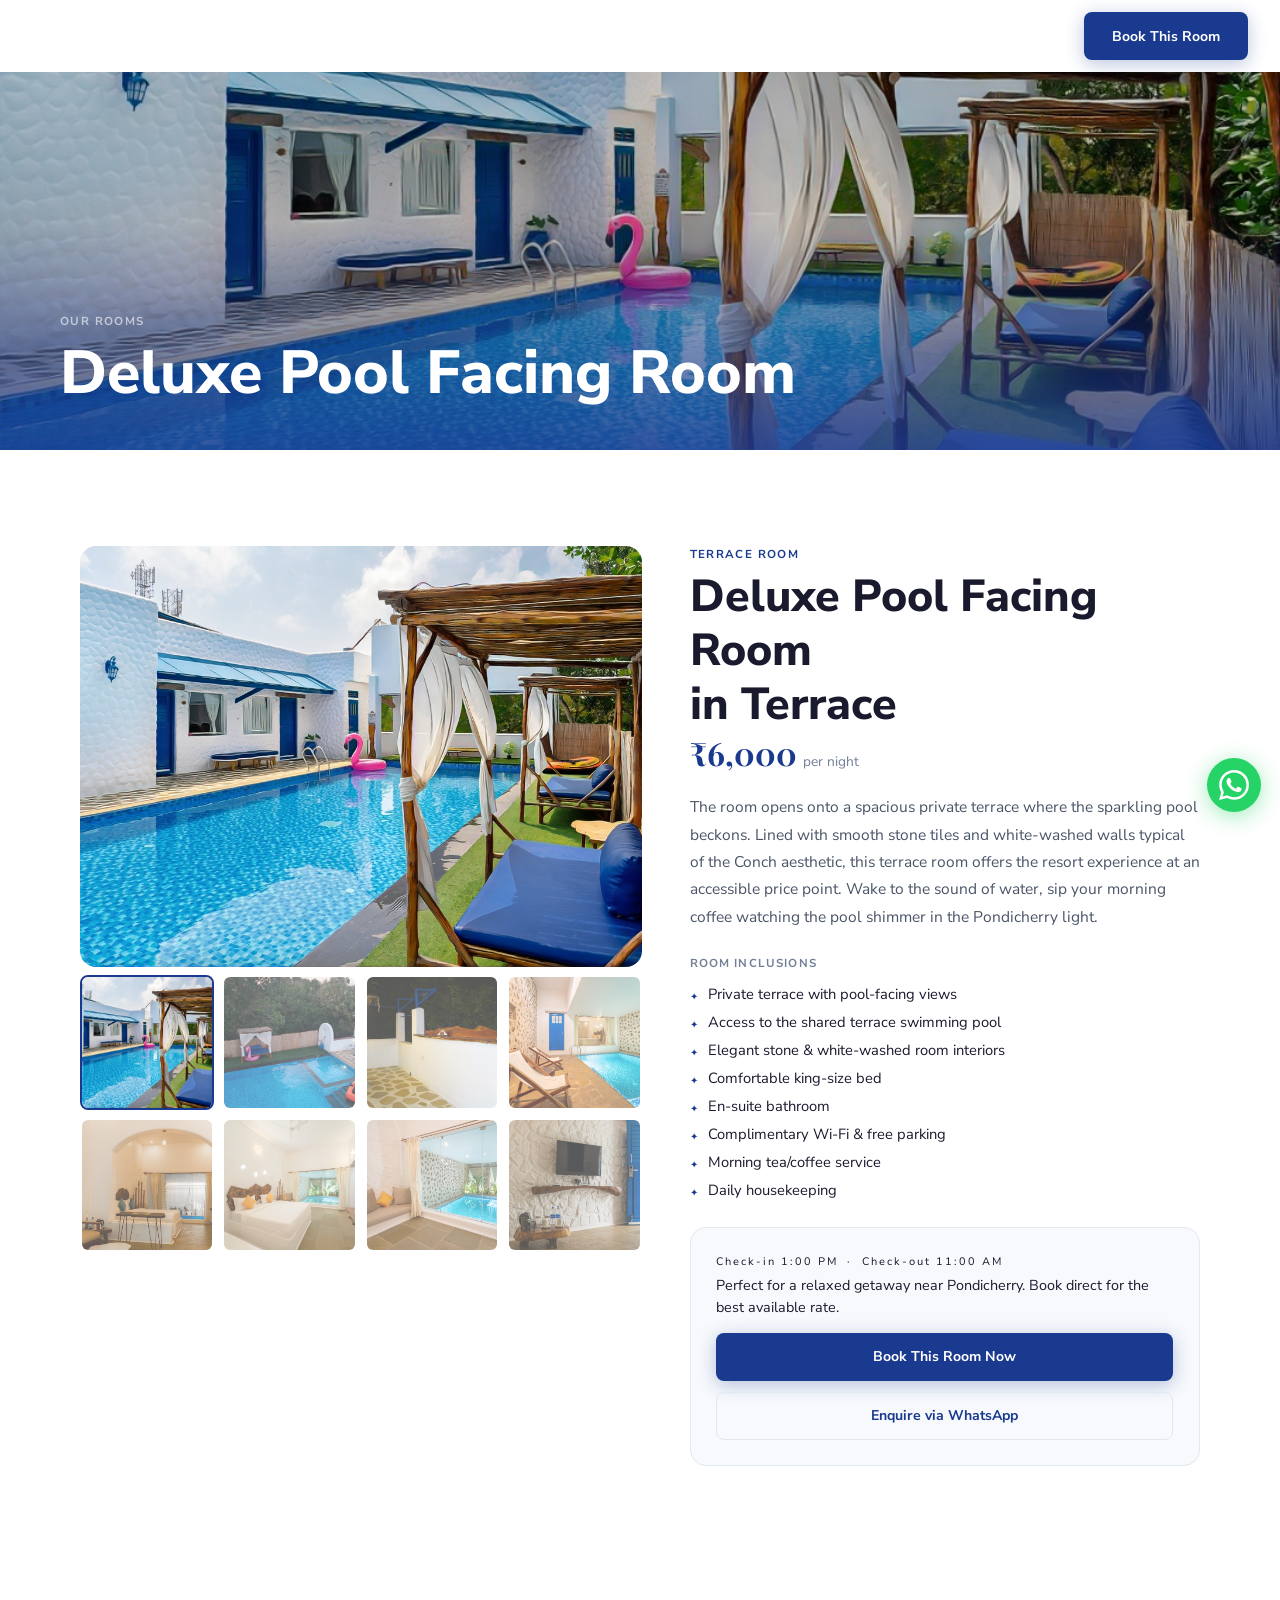
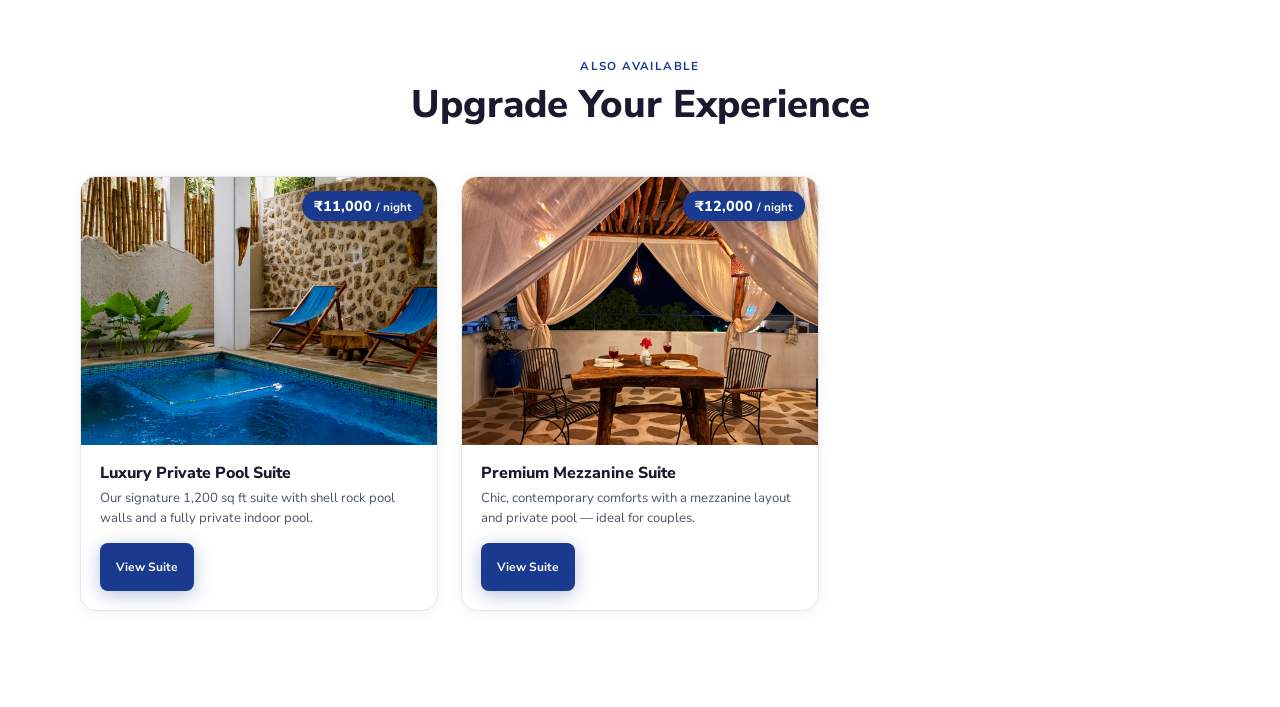
<file: rooms/deluxe-pool-room.html>
<!DOCTYPE html>
<html lang="en">
<head>
  <meta charset="UTF-8">
  <meta name="viewport" content="width=device-width, initial-scale=1.0">
  <title>Deluxe Pool Facing Room in Terrace — Conch Resort Pondicherry</title>
  <meta name="description" content="The Deluxe Pool Facing Room at Conch Resort offers a spacious terrace with stunning pool views — the perfect introduction to Conch's luxury experience near Pondicherry.">
  <link rel="canonical" href="https://conchpondy.com/rooms/deluxe-pool-room.html">
  <link rel="stylesheet" href="../css/style.css">
</head>
<body>

<nav class="navbar transparent" id="navbar">
  <div class="navbar-inner">
    <a href="../index.html" class="navbar-logo">
      <div class="logo-icon">
        <svg viewBox="0 0 24 24"><path d="M12 2C8.5 2 6 5 6 8c0 2 .8 3.8 2.5 5.2C10 14.5 11 16 11 18h2c0-2 1-3.5 2.5-4.8C17.2 11.8 18 10 18 8c0-3-2.5-6-6-6zm0 2c2 0 4 2 4 4 0 1.4-.6 2.7-1.8 3.8L12 13.2l-2.2-1.4C8.6 10.7 8 9.4 8 8c0-2 2-4 4-4zm-1 14v1.5A1.5 1.5 0 0012 21a1.5 1.5 0 001.5-1.5V18h-3z"/></svg>
      </div>
      <div class="logo-text">Conch<span>Resort · Pondicherry</span></div>
    </a>
    <div class="nav-links">
      <a href="../index.html#about">About</a>
      <a href="../index.html#suites">Suites</a>
      <a href="../index.html#amenities">Amenities</a>
      <a href="../index.html#celebrations">Celebrations</a>
      <a href="../index.html#gallery">Gallery</a>
      <a href="../index.html#contact">Contact</a>
    </div>
    <a href="https://live.ipms247.com/booking/roomwisedata.php?hid=theconchresort&roomtypeunkid=4101400000000000005" target="_blank" class="btn btn-primary nav-cta">Book This Room</a>
    <button class="hamburger" id="hamburger" aria-label="Menu"><span></span><span></span><span></span></button>
  </div>
</nav>
<nav class="nav-drawer" id="nav-drawer">
  <a href="../index.html">Home</a>
  <a href="../index.html#suites">Suites</a>
  <a href="../index.html#contact">Contact</a>
  <a href="https://live.ipms247.com/booking/roomwisedata.php?hid=theconchresort&roomtypeunkid=4101400000000000005" target="_blank" class="btn btn-primary">Book Now</a>
</nav>

<div class="inner-hero">
  <img src="../images/WhatsApp Image 2026-06-08 at 11.00.13 AM (2).jpeg" alt="Deluxe Pool Facing Room at Conch Resort">
  <div class="inner-hero-overlay"></div>
  <div class="inner-hero-content">
    <span class="section-label">Our Rooms</span>
    <h1>Deluxe Pool Facing Room</h1>
  </div>
</div>

<section class="section-pad" style="background:var(--white);">
  <div class="container">
    <div class="room-detail-grid">
      <div>
        <div class="room-gallery-main">
          <img src="../images/WhatsApp Image 2026-06-08 at 11.00.13 AM (2).jpeg" id="main-img" alt="Deluxe Pool Facing Room">
        </div>
        <div class="room-gallery-thumbs">
          <div class="room-gallery-thumb active">
            <img src="../images/WhatsApp Image 2026-06-08 at 11.00.13 AM (2).jpeg" alt="Pool view from terrace">
          </div>
          <div class="room-gallery-thumb">
            <img src="../images/WhatsApp Image 2026-06-08 at 11.00.13 AM.jpeg" alt="Room exterior">
          </div>
          <div class="room-gallery-thumb">
            <img src="../images/WhatsApp Image 2026-06-08 at 11.00.12 AM.jpeg" alt="Garden terrace">
          </div>
          <div class="room-gallery-thumb">
            <img src="../images/WhatsApp Image 2026-06-08 at 11.00.14 AM (2).jpeg" alt="Terrace seating">
          </div>
          <div class="room-gallery-thumb">
            <img src="../images/WhatsApp Image 2026-06-08 at 11.00.15 AM (1).jpeg" alt="Room details">
          </div>
          <div class="room-gallery-thumb">
            <img src="../images/WhatsApp Image 2026-06-08 at 11.00.15 AM (2).jpeg" alt="Bathroom">
          </div>
          <div class="room-gallery-thumb">
            <img src="../images/WhatsApp Image 2026-06-08 at 11.01.12 AM (1).jpeg" alt="Evening pool">
          </div>
          <div class="room-gallery-thumb">
            <img src="../images/WhatsApp Image 2026-06-08 at 11.01.17 AM.jpeg" alt="Pool lounge">
          </div>
        </div>
      </div>

      <div class="room-detail-info">
        <span class="section-label">Terrace Room</span>
        <h1 style="font-size:clamp(1.6rem,3.5vw,3rem);">Deluxe Pool Facing Room <br>in Terrace</h1>
        <div class="room-detail-price">
          <span class="price">₹6,000</span>
          <span class="per">per night</span>
        </div>
        <p class="room-detail-desc">The room opens onto a spacious private terrace where the sparkling pool beckons. Lined with smooth stone tiles and white-washed walls typical of the Conch aesthetic, this terrace room offers the resort experience at an accessible price point. Wake to the sound of water, sip your morning coffee watching the pool shimmer in the Pondicherry light.</p>

        <div class="room-inclusions">
          <h4>Room Inclusions</h4>
          <ul>
            <li>Private terrace with pool-facing views</li>
            <li>Access to the shared terrace swimming pool</li>
            <li>Elegant stone &amp; white-washed room interiors</li>
            <li>Comfortable king-size bed</li>
            <li>En-suite bathroom</li>
            <li>Complimentary Wi-Fi &amp; free parking</li>
            <li>Morning tea/coffee service</li>
            <li>Daily housekeeping</li>
          </ul>
        </div>

        <div class="room-book-box">
          <p style="font-family:var(--font-caps);font-size:.68rem;letter-spacing:.18em;color:var(--stone-dark);margin-bottom:.4rem;">Check-in 1:00 PM &nbsp;·&nbsp; Check-out 11:00 AM</p>
          <p style="font-size:.9rem;color:var(--stone-dark);line-height:1.5;">Perfect for a relaxed getaway near Pondicherry. Book direct for the best available rate.</p>
          <a href="https://live.ipms247.com/booking/roomwisedata.php?hid=theconchresort&roomtypeunkid=4101400000000000005" target="_blank" class="btn btn-primary" id="deluxe-book-btn">Book This Room Now</a>
          <a href="https://wa.me/+919003266266?text=Hello%2C%20I%27d%20like%20to%20book%20the%20Deluxe%20Pool%20Facing%20Room." target="_blank" class="btn btn-ghost" style="width:100%;justify-content:center;margin-top:.7rem;" id="deluxe-whatsapp-btn">Enquire via WhatsApp</a>
        </div>
      </div>
    </div>
  </div>
</section>

<section class="suites-section section-pad" style="background:var(--sand-light);">
  <div class="container">
    <div class="text-center reveal">
      <span class="section-label">Also Available</span>
      <h2 class="section-title">Upgrade Your Experience</h2>
    </div>
    <div class="suites-grid" style="margin-top:3rem;">
      <article class="room-card reveal">
        <div class="room-card-img">
          <img src="../images/WhatsApp Image 2026-06-08 at 11.01.14 AM.jpeg" alt="Luxury Private Pool Suite">
          <div class="room-price-badge"><strong>₹11,000</strong> / night</div>
        </div>
        <div class="room-card-body">
          <h3>Luxury Private Pool Suite</h3>
          <p>Our signature 1,200 sq ft suite with shell rock pool walls and a fully private indoor pool.</p>
          <div class="room-card-btns">
            <a href="luxury-pool-suite.html" class="btn btn-primary">View Suite</a>
          </div>
        </div>
      </article>
      <article class="room-card reveal reveal-delay-2">
        <div class="room-card-img">
          <img src="../images/WhatsApp Image 2026-06-08 at 11.01.21 AM (2).jpeg" alt="Premium Mezzanine Suite">
          <div class="room-price-badge"><strong>₹12,000</strong> / night</div>
        </div>
        <div class="room-card-body">
          <h3>Premium Mezzanine Suite</h3>
          <p>Chic, contemporary comforts with a mezzanine layout and private pool — ideal for couples.</p>
          <div class="room-card-btns">
            <a href="mezzanine-suite.html" class="btn btn-primary">View Suite</a>
          </div>
        </div>
      </article>
    </div>
  </div>
</section>

<a href="https://wa.me/+919003266266" target="_blank" class="whatsapp-float" aria-label="WhatsApp">
  <svg viewBox="0 0 24 24"><path d="M17.472 14.382c-.297-.149-1.758-.867-2.03-.967-.273-.099-.471-.148-.67.15-.197.297-.767.966-.94 1.164-.173.199-.347.223-.644.075-.297-.15-1.255-.463-2.39-1.475-.883-.788-1.48-1.761-1.653-2.059-.173-.297-.018-.458.13-.606.134-.133.298-.347.446-.52.149-.174.198-.298.298-.497.099-.198.05-.371-.025-.52-.075-.149-.669-1.612-.916-2.207-.242-.579-.487-.5-.669-.51-.173-.008-.371-.01-.57-.01-.198 0-.52.074-.792.372-.272.297-1.04 1.016-1.04 2.479 0 1.462 1.065 2.875 1.213 3.074.149.198 2.096 3.2 5.077 4.487.709.306 1.262.489 1.694.625.712.227 1.36.195 1.871.118.571-.085 1.758-.719 2.006-1.413.248-.694.248-1.289.173-1.413-.074-.124-.272-.198-.57-.347m-5.421 7.403h-.004a9.87 9.87 0 01-5.031-1.378l-.361-.214-3.741.982.998-3.648-.235-.374a9.86 9.86 0 01-1.51-5.26c.001-5.45 4.436-9.884 9.888-9.884 2.64 0 5.122 1.03 6.988 2.898a9.825 9.825 0 012.893 6.994c-.003 5.45-4.437 9.884-9.885 9.884m8.413-18.297A11.815 11.815 0 0012.05 0C5.495 0 .16 5.335.157 11.892c0 2.096.547 4.142 1.588 5.945L.057 24l6.305-1.654a11.882 11.882 0 005.683 1.448h.005c6.554 0 11.89-5.335 11.893-11.893a11.821 11.821 0 00-3.48-8.413z"/></svg>
</a>
<button class="back-to-top" id="back-to-top">↑</button>
<script src="../js/main.js"></script>
</body>
</html>
</file>
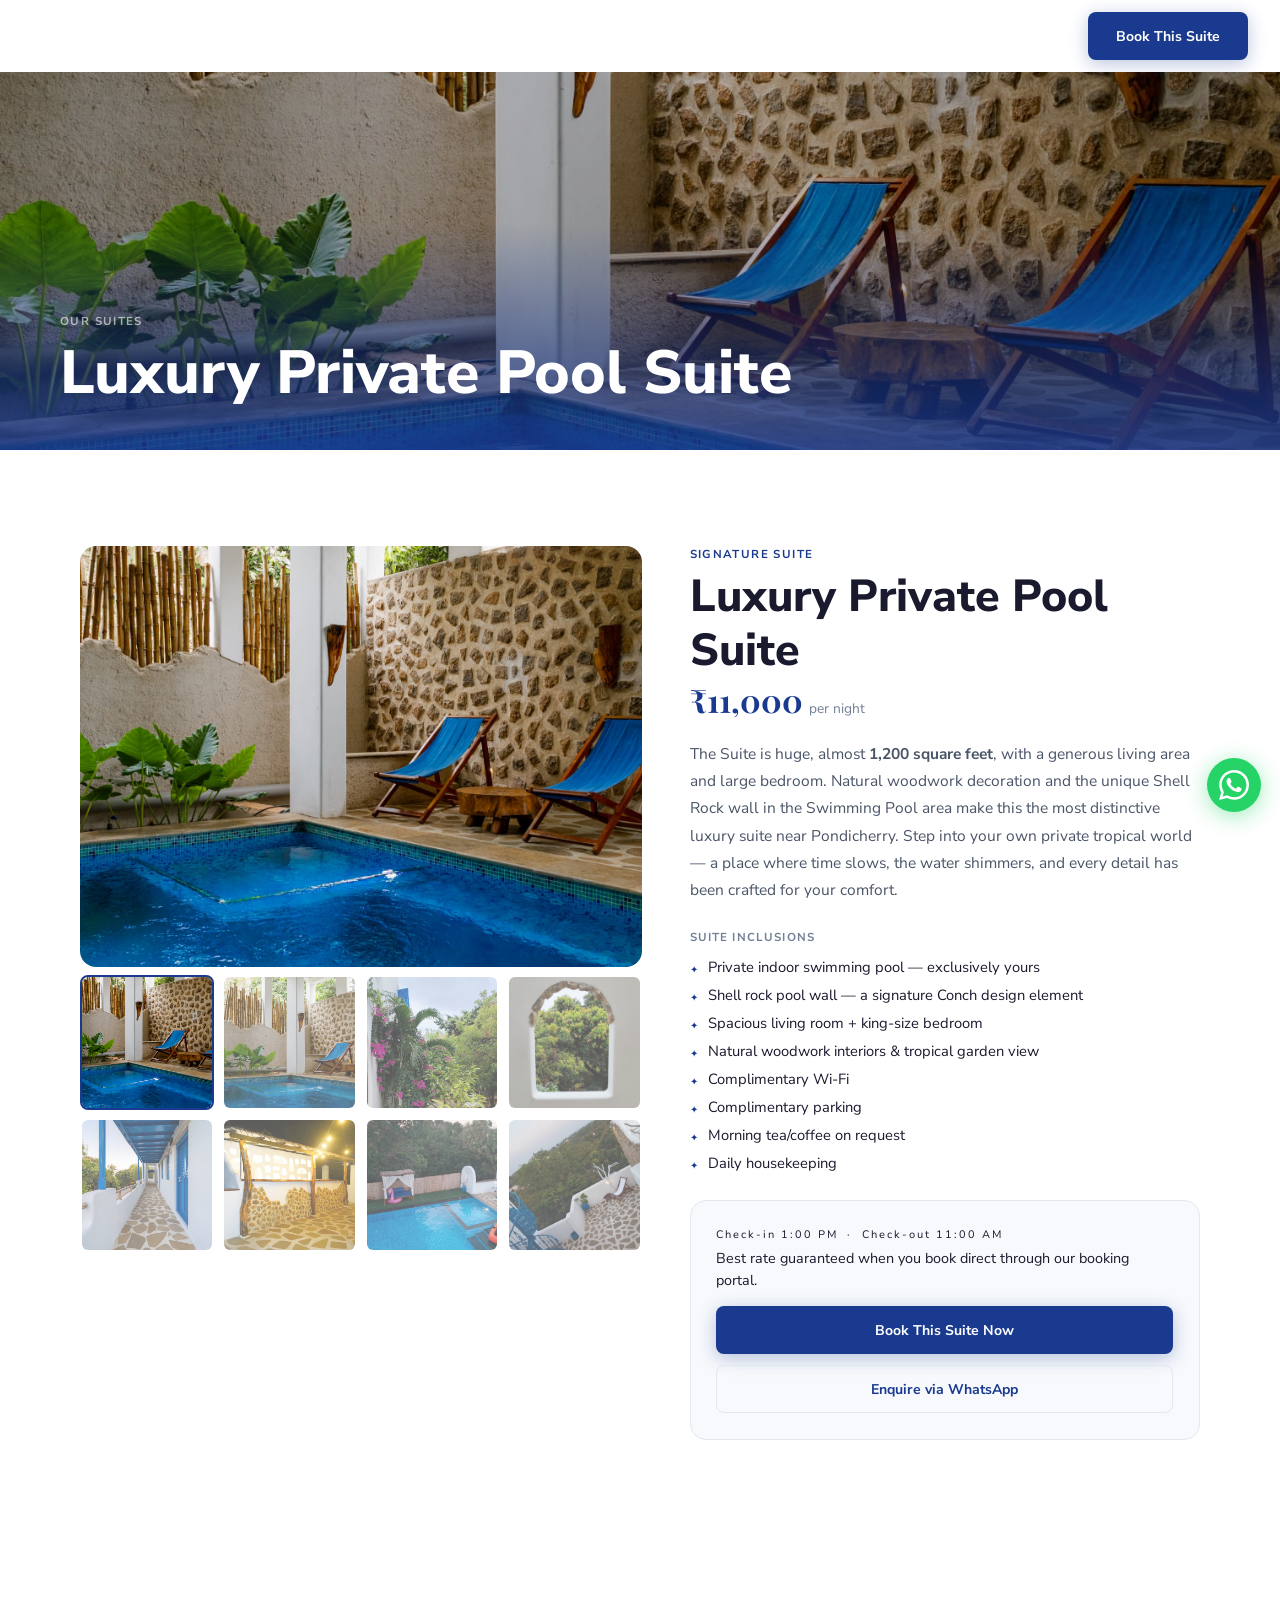
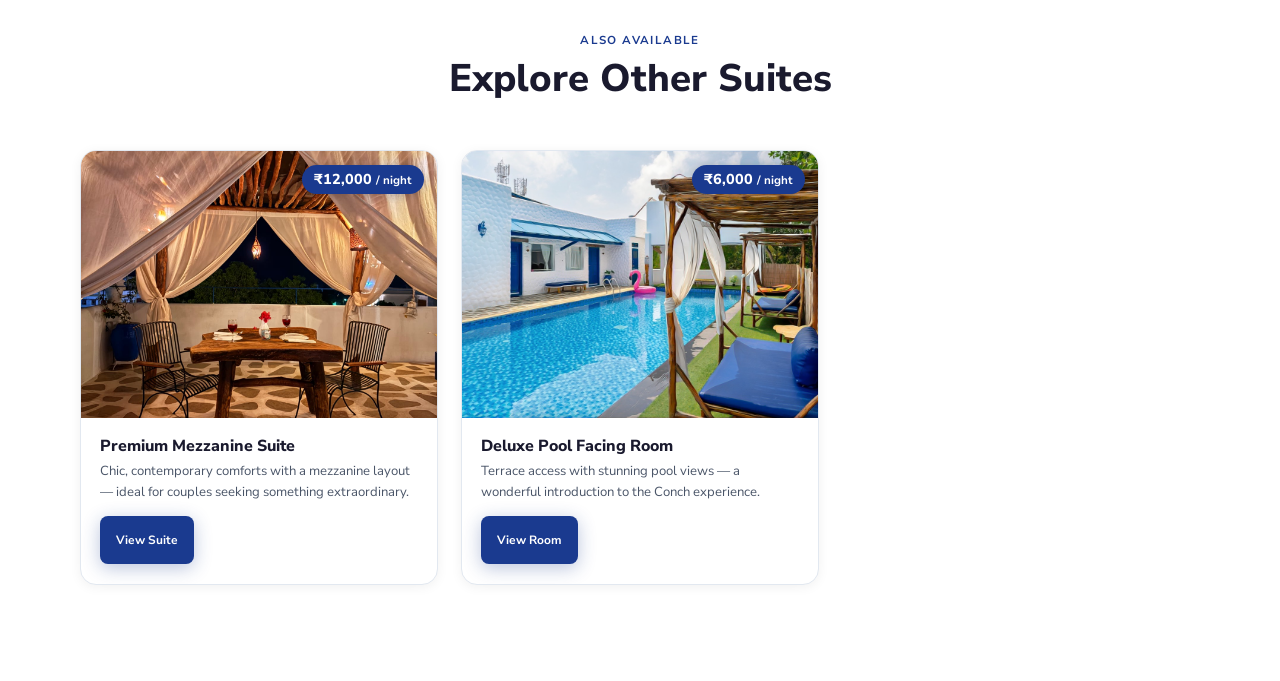
<file: rooms/luxury-pool-suite.html>
<!DOCTYPE html>
<html lang="en">
<head>
  <meta charset="UTF-8">
  <meta name="viewport" content="width=device-width, initial-scale=1.0">
  <title>Luxury Private Pool Suite — Conch Resort Pondicherry</title>
  <meta name="description" content="Our flagship 1,200 sq ft Luxury Private Pool Suite with shell rock pool walls, natural woodwork, private indoor swimming pool, and a serene tropical garden.">
  <link rel="canonical" href="https://conchpondy.com/rooms/luxury-pool-suite.html">
  <link rel="stylesheet" href="../css/style.css">
</head>
<body>

<nav class="navbar transparent" id="navbar">
  <div class="navbar-inner">
    <a href="../index.html" class="navbar-logo">
      <div class="logo-icon">
        <svg viewBox="0 0 24 24"><path d="M12 2C8.5 2 6 5 6 8c0 2 .8 3.8 2.5 5.2C10 14.5 11 16 11 18h2c0-2 1-3.5 2.5-4.8C17.2 11.8 18 10 18 8c0-3-2.5-6-6-6zm0 2c2 0 4 2 4 4 0 1.4-.6 2.7-1.8 3.8L12 13.2l-2.2-1.4C8.6 10.7 8 9.4 8 8c0-2 2-4 4-4zm-1 14v1.5A1.5 1.5 0 0012 21a1.5 1.5 0 001.5-1.5V18h-3z"/></svg>
      </div>
      <div class="logo-text">Conch<span>Resort · Pondicherry</span></div>
    </a>
    <div class="nav-links">
      <a href="../index.html#about">About</a>
      <a href="../index.html#suites">Suites</a>
      <a href="../index.html#amenities">Amenities</a>
      <a href="../index.html#celebrations">Celebrations</a>
      <a href="../index.html#gallery">Gallery</a>
      <a href="../index.html#contact">Contact</a>
    </div>
    <a href="https://live.ipms247.com/booking/roomwisedata.php?hid=theconchresort&roomtypeunkid=4101400000000000003" target="_blank" class="btn btn-primary nav-cta">Book This Suite</a>
    <button class="hamburger" id="hamburger" aria-label="Menu"><span></span><span></span><span></span></button>
  </div>
</nav>
<nav class="nav-drawer" id="nav-drawer">
  <a href="../index.html">Home</a>
  <a href="../index.html#suites">Suites</a>
  <a href="../index.html#gallery">Gallery</a>
  <a href="../index.html#contact">Contact</a>
  <a href="https://live.ipms247.com/booking/roomwisedata.php?hid=theconchresort&roomtypeunkid=4101400000000000003" target="_blank" class="btn btn-primary">Book Now</a>
</nav>

<!-- INNER HERO -->
<div class="inner-hero">
  <img src="../images/WhatsApp Image 2026-06-08 at 11.01.14 AM.jpeg" alt="Luxury Private Pool Suite at Conch Resort">
  <div class="inner-hero-overlay"></div>
  <div class="inner-hero-content">
    <span class="section-label">Our Suites</span>
    <h1>Luxury Private Pool Suite</h1>
  </div>
</div>

<!-- DETAIL -->
<section class="section-pad" style="background:var(--white);">
  <div class="container">
    <div class="room-detail-grid">
      <!-- Gallery -->
      <div>
        <div class="room-gallery-main">
          <img src="../images/WhatsApp Image 2026-06-08 at 11.01.14 AM.jpeg" id="main-img" alt="Luxury Private Pool Suite main view">
        </div>
        <div class="room-gallery-thumbs">
          <div class="room-gallery-thumb active">
            <img src="../images/WhatsApp Image 2026-06-08 at 11.01.14 AM.jpeg" alt="Suite view 1">
          </div>
          <div class="room-gallery-thumb">
            <img src="../images/WhatsApp Image 2026-06-08 at 11.01.13 AM.jpeg" alt="Pool with bamboo walls">
          </div>
          <div class="room-gallery-thumb">
            <img src="../images/WhatsApp Image 2026-06-08 at 11.00.09 AM.jpeg" alt="Suite bedroom">
          </div>
          <div class="room-gallery-thumb">
            <img src="../images/WhatsApp Image 2026-06-08 at 11.00.12 AM (1).jpeg" alt="Pool lounge area">
          </div>
          <div class="room-gallery-thumb">
            <img src="../images/WhatsApp Image 2026-06-08 at 11.00.10 AM.jpeg" alt="Garden view">
          </div>
          <div class="room-gallery-thumb">
            <img src="../images/WhatsApp Image 2026-06-08 at 11.00.11 AM.jpeg" alt="Suite interior">
          </div>
          <div class="room-gallery-thumb">
            <img src="../images/WhatsApp Image 2026-06-08 at 11.00.13 AM.jpeg" alt="Resort exterior">
          </div>
          <div class="room-gallery-thumb">
            <img src="../images/WhatsApp Image 2026-06-08 at 11.00.14 AM.jpeg" alt="Pool close-up">
          </div>
        </div>
      </div>

      <!-- Info -->
      <div class="room-detail-info">
        <span class="section-label">Signature Suite</span>
        <h1 style="font-size:clamp(1.6rem,3.5vw,3rem);">Luxury Private Pool Suite</h1>
        <div class="room-detail-price">
          <span class="price">₹11,000</span>
          <span class="per">per night</span>
        </div>
        <p class="room-detail-desc">The Suite is huge, almost <strong>1,200 square feet</strong>, with a generous living area and large bedroom. Natural woodwork decoration and the unique Shell Rock wall in the Swimming Pool area make this the most distinctive luxury suite near Pondicherry. Step into your own private tropical world — a place where time slows, the water shimmers, and every detail has been crafted for your comfort.</p>

        <div class="room-inclusions">
          <h4>Suite Inclusions</h4>
          <ul>
            <li>Private indoor swimming pool — exclusively yours</li>
            <li>Shell rock pool wall — a signature Conch design element</li>
            <li>Spacious living room + king-size bedroom</li>
            <li>Natural woodwork interiors &amp; tropical garden view</li>
            <li>Complimentary Wi-Fi</li>
            <li>Complimentary parking</li>
            <li>Morning tea/coffee on request</li>
            <li>Daily housekeeping</li>
          </ul>
        </div>

        <div class="room-book-box">
          <p style="font-family:var(--font-caps);font-size:.68rem;letter-spacing:.18em;color:var(--stone-dark);margin-bottom:.4rem;">Check-in 1:00 PM &nbsp;·&nbsp; Check-out 11:00 AM</p>
          <p style="font-size:.9rem;color:var(--stone-dark);line-height:1.5;">Best rate guaranteed when you book direct through our booking portal.</p>
          <a href="https://live.ipms247.com/booking/roomwisedata.php?hid=theconchresort&roomtypeunkid=4101400000000000003" target="_blank" class="btn btn-primary" id="lps-book-btn">Book This Suite Now</a>
          <a href="https://wa.me/+919003266266?text=Hello%2C%20I%27d%20like%20to%20book%20the%20Luxury%20Private%20Pool%20Suite." target="_blank" class="btn btn-ghost" style="width:100%;justify-content:center;margin-top:.7rem;" id="lps-whatsapp-btn">Enquire via WhatsApp</a>
        </div>
      </div>
    </div>
  </div>
</section>

<!-- Other Suites -->
<section class="suites-section section-pad" style="background:var(--sand-light);">
  <div class="container">
    <div class="text-center reveal">
      <span class="section-label">Also Available</span>
      <h2 class="section-title">Explore Other Suites</h2>
    </div>
    <div class="suites-grid" style="margin-top:3rem;">
      <article class="room-card reveal">
        <div class="room-card-img">
          <img src="../images/WhatsApp Image 2026-06-08 at 11.01.21 AM (2).jpeg" alt="Premium Mezzanine Suite">
          <div class="room-price-badge"><strong>₹12,000</strong> / night</div>
        </div>
        <div class="room-card-body">
          <h3>Premium Mezzanine Suite</h3>
          <p>Chic, contemporary comforts with a mezzanine layout — ideal for couples seeking something extraordinary.</p>
          <div class="room-card-btns">
            <a href="mezzanine-suite.html" class="btn btn-primary">View Suite</a>
          </div>
        </div>
      </article>
      <article class="room-card reveal reveal-delay-2">
        <div class="room-card-img">
          <img src="../images/WhatsApp Image 2026-06-08 at 11.00.13 AM (2).jpeg" alt="Deluxe Pool Facing Room">
          <div class="room-price-badge"><strong>₹6,000</strong> / night</div>
        </div>
        <div class="room-card-body">
          <h3>Deluxe Pool Facing Room</h3>
          <p>Terrace access with stunning pool views — a wonderful introduction to the Conch experience.</p>
          <div class="room-card-btns">
            <a href="deluxe-pool-room.html" class="btn btn-primary">View Room</a>
          </div>
        </div>
      </article>
    </div>
  </div>
</section>

<a href="https://wa.me/+919003266266" target="_blank" class="whatsapp-float" aria-label="WhatsApp">
  <svg viewBox="0 0 24 24"><path d="M17.472 14.382c-.297-.149-1.758-.867-2.03-.967-.273-.099-.471-.148-.67.15-.197.297-.767.966-.94 1.164-.173.199-.347.223-.644.075-.297-.15-1.255-.463-2.39-1.475-.883-.788-1.48-1.761-1.653-2.059-.173-.297-.018-.458.13-.606.134-.133.298-.347.446-.52.149-.174.198-.298.298-.497.099-.198.05-.371-.025-.52-.075-.149-.669-1.612-.916-2.207-.242-.579-.487-.5-.669-.51-.173-.008-.371-.01-.57-.01-.198 0-.52.074-.792.372-.272.297-1.04 1.016-1.04 2.479 0 1.462 1.065 2.875 1.213 3.074.149.198 2.096 3.2 5.077 4.487.709.306 1.262.489 1.694.625.712.227 1.36.195 1.871.118.571-.085 1.758-.719 2.006-1.413.248-.694.248-1.289.173-1.413-.074-.124-.272-.198-.57-.347m-5.421 7.403h-.004a9.87 9.87 0 01-5.031-1.378l-.361-.214-3.741.982.998-3.648-.235-.374a9.86 9.86 0 01-1.51-5.26c.001-5.45 4.436-9.884 9.888-9.884 2.64 0 5.122 1.03 6.988 2.898a9.825 9.825 0 012.893 6.994c-.003 5.45-4.437 9.884-9.885 9.884m8.413-18.297A11.815 11.815 0 0012.05 0C5.495 0 .16 5.335.157 11.892c0 2.096.547 4.142 1.588 5.945L.057 24l6.305-1.654a11.882 11.882 0 005.683 1.448h.005c6.554 0 11.89-5.335 11.893-11.893a11.821 11.821 0 00-3.48-8.413z"/></svg>
</a>
<button class="back-to-top" id="back-to-top">↑</button>
<script src="../js/main.js"></script>
</body>
</html>
</file>
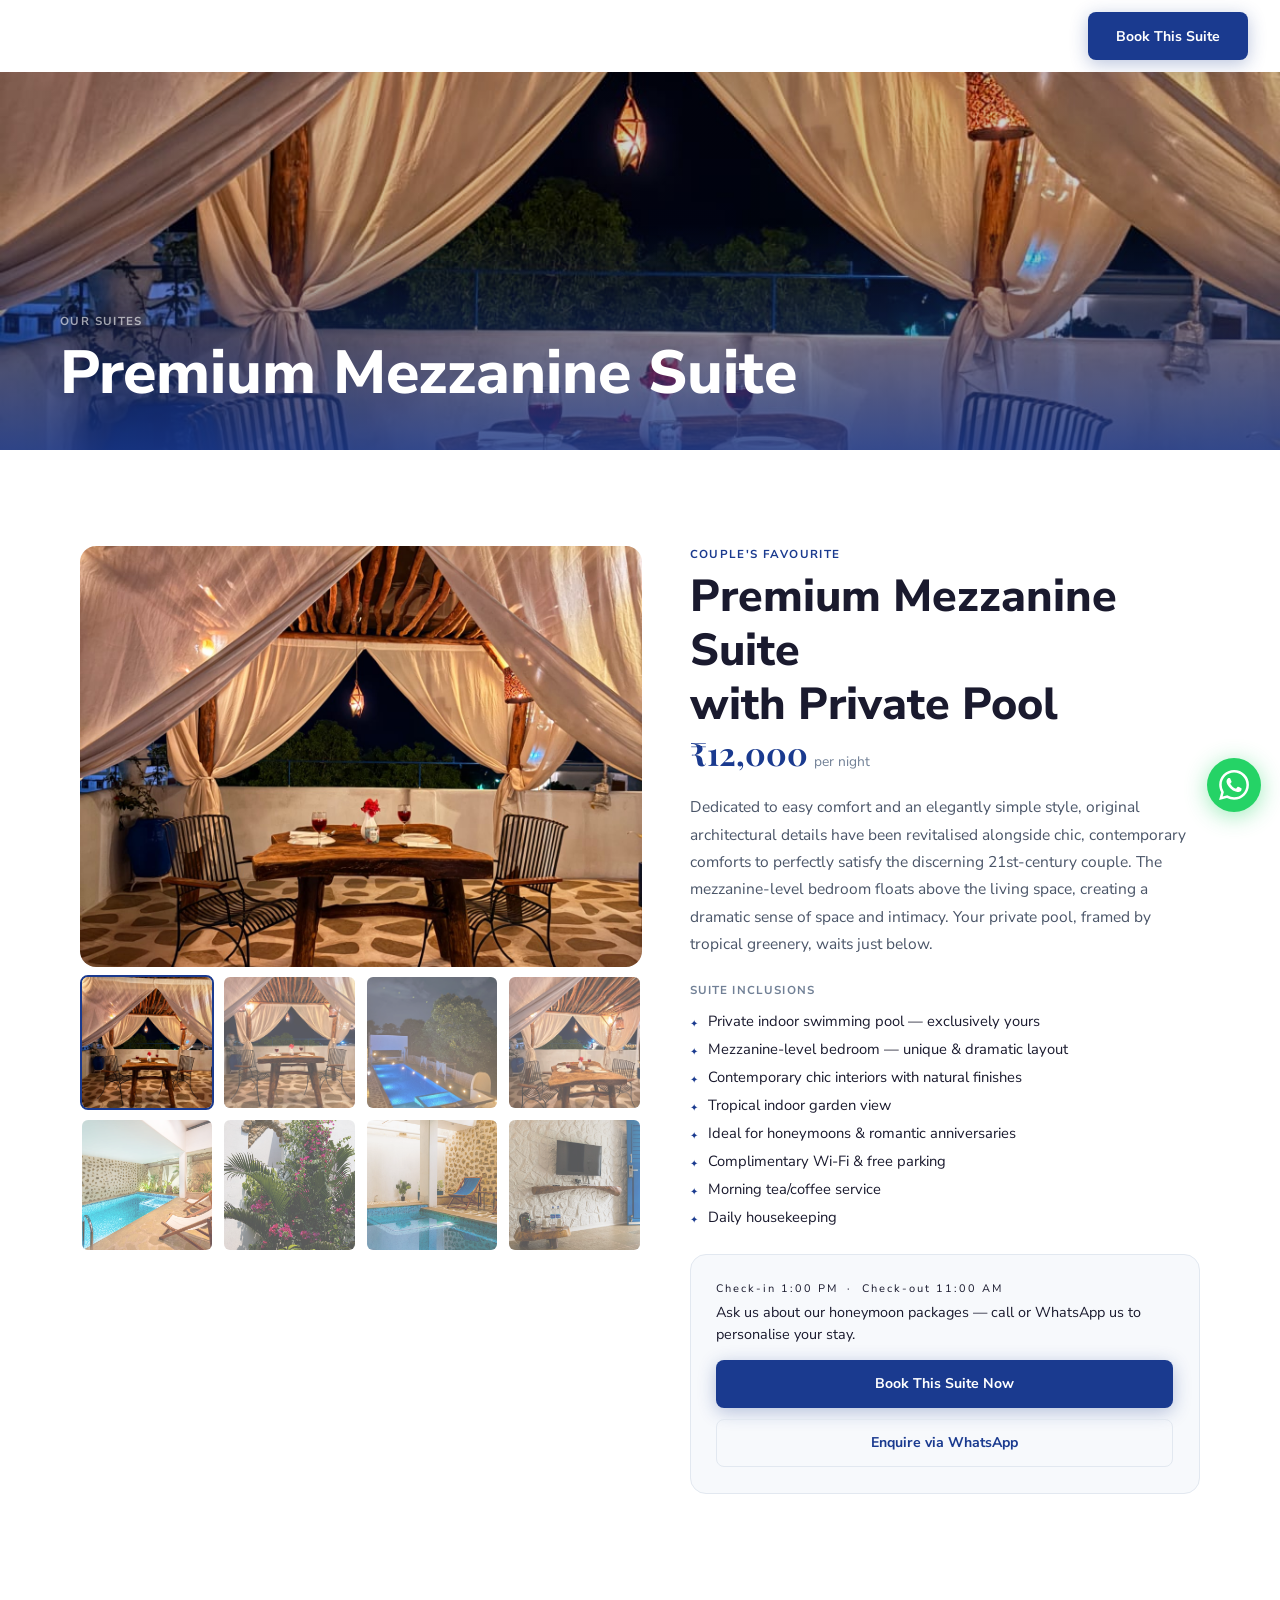
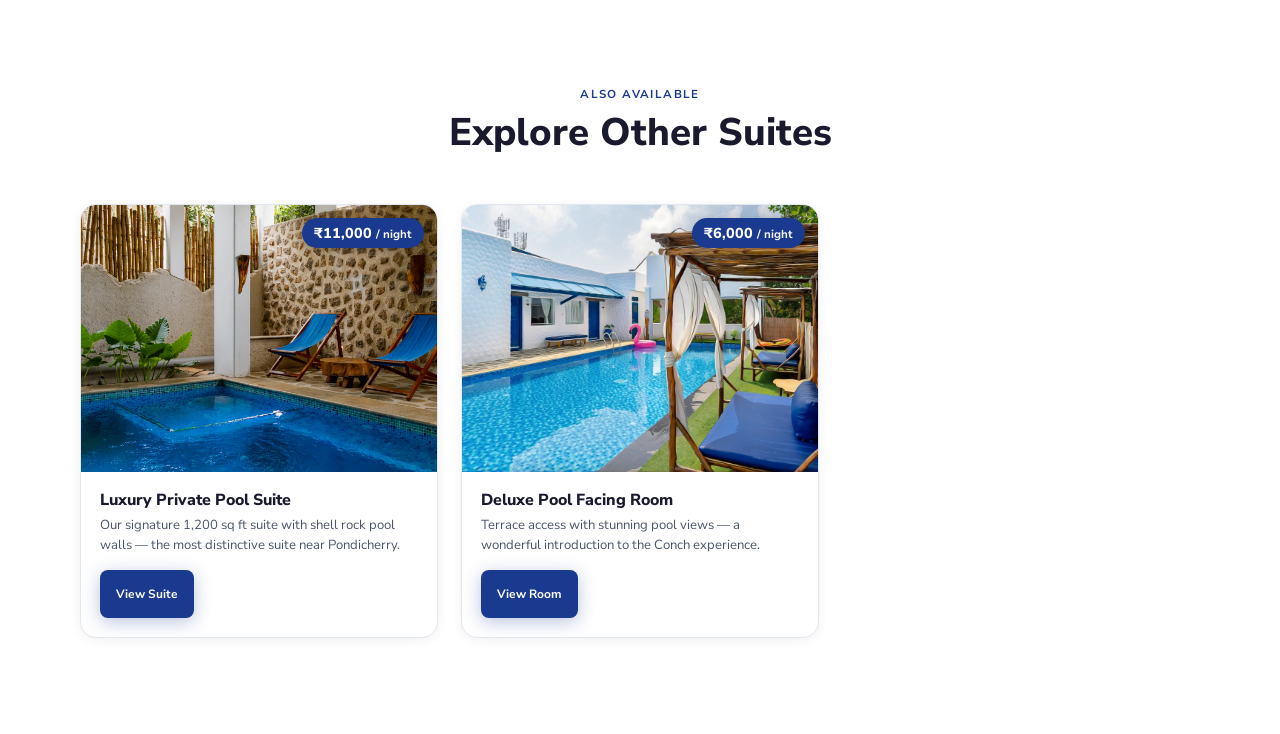
<file: rooms/mezzanine-suite.html>
<!DOCTYPE html>
<html lang="en">
<head>
  <meta charset="UTF-8">
  <meta name="viewport" content="width=device-width, initial-scale=1.0">
  <title>Premium Mezzanine Suite — Conch Resort Pondicherry</title>
  <meta name="description" content="The Premium Mezzanine Suite at Conch Resort offers a chic mezzanine-level layout with a private pool, designed for discerning couples near Pondicherry.">
  <link rel="canonical" href="https://conchpondy.com/rooms/mezzanine-suite.html">
  <link rel="stylesheet" href="../css/style.css">
</head>
<body>

<nav class="navbar transparent" id="navbar">
  <div class="navbar-inner">
    <a href="../index.html" class="navbar-logo">
      <div class="logo-icon">
        <svg viewBox="0 0 24 24"><path d="M12 2C8.5 2 6 5 6 8c0 2 .8 3.8 2.5 5.2C10 14.5 11 16 11 18h2c0-2 1-3.5 2.5-4.8C17.2 11.8 18 10 18 8c0-3-2.5-6-6-6zm0 2c2 0 4 2 4 4 0 1.4-.6 2.7-1.8 3.8L12 13.2l-2.2-1.4C8.6 10.7 8 9.4 8 8c0-2 2-4 4-4zm-1 14v1.5A1.5 1.5 0 0012 21a1.5 1.5 0 001.5-1.5V18h-3z"/></svg>
      </div>
      <div class="logo-text">Conch<span>Resort · Pondicherry</span></div>
    </a>
    <div class="nav-links">
      <a href="../index.html#about">About</a>
      <a href="../index.html#suites">Suites</a>
      <a href="../index.html#amenities">Amenities</a>
      <a href="../index.html#celebrations">Celebrations</a>
      <a href="../index.html#gallery">Gallery</a>
      <a href="../index.html#contact">Contact</a>
    </div>
    <a href="https://live.ipms247.com/booking/roomwisedata.php?hid=theconchresort&roomtypeunkid=4101400000000000004" target="_blank" class="btn btn-primary nav-cta">Book This Suite</a>
    <button class="hamburger" id="hamburger" aria-label="Menu"><span></span><span></span><span></span></button>
  </div>
</nav>
<nav class="nav-drawer" id="nav-drawer">
  <a href="../index.html">Home</a>
  <a href="../index.html#suites">Suites</a>
  <a href="../index.html#contact">Contact</a>
  <a href="https://live.ipms247.com/booking/roomwisedata.php?hid=theconchresort&roomtypeunkid=4101400000000000004" target="_blank" class="btn btn-primary">Book Now</a>
</nav>

<div class="inner-hero">
  <img src="../images/WhatsApp Image 2026-06-08 at 11.01.21 AM (2).jpeg" alt="Premium Mezzanine Suite at Conch Resort">
  <div class="inner-hero-overlay"></div>
  <div class="inner-hero-content">
    <span class="section-label">Our Suites</span>
    <h1>Premium Mezzanine Suite</h1>
  </div>
</div>

<section class="section-pad" style="background:var(--white);">
  <div class="container">
    <div class="room-detail-grid">
      <div>
        <div class="room-gallery-main">
          <img src="../images/WhatsApp Image 2026-06-08 at 11.01.21 AM (2).jpeg" id="main-img" alt="Mezzanine Suite main view">
        </div>
        <div class="room-gallery-thumbs">
          <div class="room-gallery-thumb active">
            <img src="../images/WhatsApp Image 2026-06-08 at 11.01.21 AM (2).jpeg" alt="Mezzanine suite view">
          </div>
          <div class="room-gallery-thumb">
            <img src="../images/WhatsApp Image 2026-06-08 at 11.01.21 AM (3).jpeg" alt="Suite interior">
          </div>
          <div class="room-gallery-thumb">
            <img src="../images/WhatsApp Image 2026-06-08 at 11.01.21 AM.jpeg" alt="Suite pool area">
          </div>
          <div class="room-gallery-thumb">
            <img src="../images/WhatsApp Image 2026-06-08 at 11.01.17 AM (2).jpeg" alt="Honeymoon setup">
          </div>
          <div class="room-gallery-thumb">
            <img src="../images/WhatsApp Image 2026-06-08 at 11.00.15 AM.jpeg" alt="Suite detail">
          </div>
          <div class="room-gallery-thumb">
            <img src="../images/WhatsApp Image 2026-06-08 at 11.00.14 AM (1).jpeg" alt="Suite bathroom">
          </div>
          <div class="room-gallery-thumb">
            <img src="../images/WhatsApp Image 2026-06-08 at 11.01.12 AM.jpeg" alt="Pool twilight">
          </div>
          <div class="room-gallery-thumb">
            <img src="../images/WhatsApp Image 2026-06-08 at 11.01.17 AM.jpeg" alt="Evening suite">
          </div>
        </div>
      </div>

      <div class="room-detail-info">
        <span class="section-label">Couple's Favourite</span>
        <h1 style="font-size:clamp(1.6rem,3.5vw,3rem);">Premium Mezzanine Suite <br>with Private Pool</h1>
        <div class="room-detail-price">
          <span class="price">₹12,000</span>
          <span class="per">per night</span>
        </div>
        <p class="room-detail-desc">Dedicated to easy comfort and an elegantly simple style, original architectural details have been revitalised alongside chic, contemporary comforts to perfectly satisfy the discerning 21st-century couple. The mezzanine-level bedroom floats above the living space, creating a dramatic sense of space and intimacy. Your private pool, framed by tropical greenery, waits just below.</p>

        <div class="room-inclusions">
          <h4>Suite Inclusions</h4>
          <ul>
            <li>Private indoor swimming pool — exclusively yours</li>
            <li>Mezzanine-level bedroom — unique &amp; dramatic layout</li>
            <li>Contemporary chic interiors with natural finishes</li>
            <li>Tropical indoor garden view</li>
            <li>Ideal for honeymoons &amp; romantic anniversaries</li>
            <li>Complimentary Wi-Fi &amp; free parking</li>
            <li>Morning tea/coffee service</li>
            <li>Daily housekeeping</li>
          </ul>
        </div>

        <div class="room-book-box">
          <p style="font-family:var(--font-caps);font-size:.68rem;letter-spacing:.18em;color:var(--stone-dark);margin-bottom:.4rem;">Check-in 1:00 PM &nbsp;·&nbsp; Check-out 11:00 AM</p>
          <p style="font-size:.9rem;color:var(--stone-dark);line-height:1.5;">Ask us about our honeymoon packages — call or WhatsApp us to personalise your stay.</p>
          <a href="https://live.ipms247.com/booking/roomwisedata.php?hid=theconchresort&roomtypeunkid=4101400000000000004" target="_blank" class="btn btn-primary" id="mez-book-btn">Book This Suite Now</a>
          <a href="https://wa.me/+919003266266?text=Hello%2C%20I%27d%20like%20to%20book%20the%20Premium%20Mezzanine%20Suite." target="_blank" class="btn btn-ghost" style="width:100%;justify-content:center;margin-top:.7rem;" id="mez-whatsapp-btn">Enquire via WhatsApp</a>
        </div>
      </div>
    </div>
  </div>
</section>

<section class="suites-section section-pad" style="background:var(--sand-light);">
  <div class="container">
    <div class="text-center reveal">
      <span class="section-label">Also Available</span>
      <h2 class="section-title">Explore Other Suites</h2>
    </div>
    <div class="suites-grid" style="margin-top:3rem;">
      <article class="room-card reveal">
        <div class="room-card-img">
          <img src="../images/WhatsApp Image 2026-06-08 at 11.01.14 AM.jpeg" alt="Luxury Private Pool Suite">
          <div class="room-price-badge"><strong>₹11,000</strong> / night</div>
        </div>
        <div class="room-card-body">
          <h3>Luxury Private Pool Suite</h3>
          <p>Our signature 1,200 sq ft suite with shell rock pool walls — the most distinctive suite near Pondicherry.</p>
          <div class="room-card-btns">
            <a href="luxury-pool-suite.html" class="btn btn-primary">View Suite</a>
          </div>
        </div>
      </article>
      <article class="room-card reveal reveal-delay-2">
        <div class="room-card-img">
          <img src="../images/WhatsApp Image 2026-06-08 at 11.00.13 AM (2).jpeg" alt="Deluxe Pool Facing Room">
          <div class="room-price-badge"><strong>₹6,000</strong> / night</div>
        </div>
        <div class="room-card-body">
          <h3>Deluxe Pool Facing Room</h3>
          <p>Terrace access with stunning pool views — a wonderful introduction to the Conch experience.</p>
          <div class="room-card-btns">
            <a href="deluxe-pool-room.html" class="btn btn-primary">View Room</a>
          </div>
        </div>
      </article>
    </div>
  </div>
</section>

<a href="https://wa.me/+919003266266" target="_blank" class="whatsapp-float" aria-label="WhatsApp">
  <svg viewBox="0 0 24 24"><path d="M17.472 14.382c-.297-.149-1.758-.867-2.03-.967-.273-.099-.471-.148-.67.15-.197.297-.767.966-.94 1.164-.173.199-.347.223-.644.075-.297-.15-1.255-.463-2.39-1.475-.883-.788-1.48-1.761-1.653-2.059-.173-.297-.018-.458.13-.606.134-.133.298-.347.446-.52.149-.174.198-.298.298-.497.099-.198.05-.371-.025-.52-.075-.149-.669-1.612-.916-2.207-.242-.579-.487-.5-.669-.51-.173-.008-.371-.01-.57-.01-.198 0-.52.074-.792.372-.272.297-1.04 1.016-1.04 2.479 0 1.462 1.065 2.875 1.213 3.074.149.198 2.096 3.2 5.077 4.487.709.306 1.262.489 1.694.625.712.227 1.36.195 1.871.118.571-.085 1.758-.719 2.006-1.413.248-.694.248-1.289.173-1.413-.074-.124-.272-.198-.57-.347m-5.421 7.403h-.004a9.87 9.87 0 01-5.031-1.378l-.361-.214-3.741.982.998-3.648-.235-.374a9.86 9.86 0 01-1.51-5.26c.001-5.45 4.436-9.884 9.888-9.884 2.64 0 5.122 1.03 6.988 2.898a9.825 9.825 0 012.893 6.994c-.003 5.45-4.437 9.884-9.885 9.884m8.413-18.297A11.815 11.815 0 0012.05 0C5.495 0 .16 5.335.157 11.892c0 2.096.547 4.142 1.588 5.945L.057 24l6.305-1.654a11.882 11.882 0 005.683 1.448h.005c6.554 0 11.89-5.335 11.893-11.893a11.821 11.821 0 00-3.48-8.413z"/></svg>
</a>
<button class="back-to-top" id="back-to-top">↑</button>
<script src="../js/main.js"></script>
</body>
</html>
</file>
<file: css/style.css>
/* =========================================
   CONCH RESORT — Redesign v3
   Clean White · Cobalt Blue · Modern Travel
   ========================================= */

@import url('https://fonts.googleapis.com/css2?family=Nunito+Sans:wght@300;400;600;700;800&family=Playfair+Display:ital,wght@0,600;0,700;1,400;1,600&display=swap');

/* ---- TOKENS ---- */
:root {
  --cobalt:       #1a3a8f;
  --cobalt-mid:   #2553c9;
  --cobalt-light: #3b6fd4;
  --sky:          #e8f0fe;
  --white:        #ffffff;
  --off-white:    #f7f9fc;
  --text-dark:    #1a1a2e;
  --text-mid:     #4a5568;
  --text-light:   #718096;
  --border:       #e2e8f0;
  --badge-green:  #22c55e;
  --badge-orange: #f59e0b;
  --badge-red:    #ef4444;

  --font-body:    'Nunito Sans', sans-serif;
  --font-display: 'Playfair Display', Georgia, serif;

  --radius-sm: 8px;
  --radius-md: 16px;
  --radius-lg: 24px;
  --radius-xl: 40px;

  --shadow-sm: 0 2px 12px rgba(0,0,0,.06);
  --shadow-md: 0 8px 32px rgba(0,0,0,.10);
  --shadow-lg: 0 20px 60px rgba(0,0,0,.14);

  --nav-height: 72px;
  --transition: .28s cubic-bezier(.4,0,.2,1);
}

/* ---- RESET ---- */
*, *::before, *::after { box-sizing: border-box; margin: 0; padding: 0; }
html { scroll-behavior: smooth; font-size: 16px; -webkit-text-size-adjust: 100%; }
body {
  font-family: var(--font-body);
  background: var(--white);
  color: var(--text-dark);
  overflow-x: hidden;
  -webkit-font-smoothing: antialiased;
}
img { display: block; max-width: 100%; height: auto; }
/* Default: all standalone svgs take only their intrinsic size */
svg { display: inline-block; vertical-align: middle; }
/* Icon SVGs inside specific containers get explicit sizing */
.logo-icon svg              { width: 22px; height: 22px; fill: var(--white); }
.hero-eyebrow svg           { width: 14px; height: 14px; fill: var(--cobalt); }
.trust-icon svg             { width: 24px; height: 24px; fill: var(--cobalt); }
.amenity-icon svg           { width: 26px; height: 26px; fill: var(--white); }
.why-item-icon svg          { width: 20px; height: 20px; fill: var(--cobalt); }
.room-card-location svg     { width: 12px; height: 12px; fill: var(--cobalt); }
.room-feature svg           { width: 11px; height: 11px; flex-shrink: 0; fill: none; stroke: var(--cobalt); stroke-width: 2; }
.location-detail-icon svg   { width: 18px; height: 18px; fill: var(--cobalt); }
.footer-social svg          { width: 16px; height: 16px; fill: rgba(255,255,255,.8); }
.footer-contact-item svg    { width: 14px; height: 14px; fill: var(--cobalt-light); flex-shrink: 0; margin-top: 3px; }
.newsletter-text svg        { width: 28px; height: 28px; fill: rgba(255,255,255,.7); flex-shrink: 0; }
.booking-tab svg            { width: 16px; height: 16px; fill: currentColor; }
.nav-phone svg              { width: 16px; height: 16px; fill: var(--cobalt); }
.booking-submit-row .btn svg { width: 16px; height: 16px; fill: var(--white); }
.gallery-item-overlay svg   { width: 32px; height: 32px; fill: none; stroke: var(--white); stroke-width: 2; }
.whatsapp-float svg         { width: 30px; height: 30px; fill: #fff; }
a { color: inherit; text-decoration: none; -webkit-tap-highlight-color: transparent; }
ul { list-style: none; }
button { cursor: pointer; border: none; background: none; font: inherit; -webkit-tap-highlight-color: transparent; }

/* ---- TYPOGRAPHY ---- */
h1, h2, h3, h4, h5 {
  font-family: var(--font-body);
  font-weight: 800;
  line-height: 1.2;
  color: var(--text-dark);
}
h1 { font-size: clamp(2rem, 5vw, 3.8rem); }
h2 { font-size: clamp(1.6rem, 3.5vw, 2.6rem); }
h3 { font-size: 1.25rem; }
h4 { font-size: 1rem; }

.italic-serif {
  font-family: var(--font-display);
  font-style: italic;
  font-weight: 600;
}

.section-label {
  font-size: .72rem;
  font-weight: 700;
  letter-spacing: .12em;
  text-transform: uppercase;
  color: var(--cobalt);
  display: block;
  margin-bottom: .5rem;
}
.section-title {
  font-size: clamp(1.6rem, 3.5vw, 2.4rem);
  color: var(--text-dark);
  margin-bottom: .7rem;
  font-weight: 800;
}
.section-subtitle {
  font-size: .98rem;
  color: var(--text-mid);
  line-height: 1.7;
  max-width: 55ch;
  margin: 0 auto;
}
.text-center { text-align: center; }
.text-left   { text-align: left; }

/* ---- LAYOUT ---- */
.container       { max-width: 1200px; margin: 0 auto; padding: 0 1.5rem; }
.container-wide  { max-width: 1400px; margin: 0 auto; padding: 0 1.5rem; }
.section-pad     { padding: 72px 0; }
.section-pad-sm  { padding: 48px 0; }

/* ---- BUTTONS ---- */
.btn {
  display: inline-flex;
  align-items: center;
  justify-content: center;
  gap: .45rem;
  font-family: var(--font-body);
  font-size: .88rem;
  font-weight: 700;
  padding: .75rem 1.75rem;
  border-radius: var(--radius-sm);
  min-height: 48px;
  transition: var(--transition);
  white-space: nowrap;
  cursor: pointer;
}
.btn:active { transform: scale(.97); }

.btn-primary {
  background: var(--cobalt);
  color: var(--white);
  box-shadow: 0 4px 18px rgba(26,58,143,.3);
}
.btn-primary:hover {
  background: var(--cobalt-mid);
  box-shadow: 0 6px 24px rgba(26,58,143,.45);
  transform: translateY(-1px);
}

.btn-outline {
  background: transparent;
  color: var(--white);
  border: 2px solid rgba(255,255,255,.75);
}
.btn-outline:hover {
  background: rgba(255,255,255,.15);
  border-color: #fff;
}

.btn-outline-dark {
  background: transparent;
  color: var(--cobalt);
  border: 1.5px solid var(--cobalt);
}
.btn-outline-dark:hover {
  background: var(--cobalt);
  color: var(--white);
}

.btn-ghost {
  background: transparent;
  color: var(--cobalt);
  border: 1.5px solid var(--border);
}
.btn-ghost:hover {
  border-color: var(--cobalt);
  background: var(--sky);
}

.btn-flora {
  background: #e83e8c;
  color: var(--white);
}
.btn-flora:hover {
  background: #d6247a;
  transform: translateY(-1px);
}

.btn-white {
  background: var(--white);
  color: var(--cobalt);
  font-weight: 700;
}
.btn-white:hover {
  background: var(--sky);
  transform: translateY(-1px);
}

/* Arrow button */
.btn-arrow {
  background: transparent;
  color: var(--cobalt);
  border: 1.5px solid var(--border);
  padding: .5rem 1.1rem;
  border-radius: var(--radius-xl);
  font-size: .82rem;
  gap: .3rem;
}
.btn-arrow:hover {
  background: var(--cobalt);
  color: #fff;
  border-color: var(--cobalt);
}

/* ============================================================
   NAVBAR
   ============================================================ */
.navbar {
  position: fixed;
  top: 0; left: 0; right: 0;
  z-index: 1000;
  height: var(--nav-height);
  display: flex;
  align-items: center;
  padding: 0 2rem;
  background: var(--white);
  box-shadow: 0 1px 0 var(--border);
  transition: box-shadow var(--transition);
}
.navbar.transparent {
  background: transparent;
  box-shadow: none;
}
.navbar.scrolled {
  background: rgba(255,255,255,.97);
  backdrop-filter: blur(20px);
  -webkit-backdrop-filter: blur(20px);
  box-shadow: var(--shadow-sm);
}
.navbar-inner {
  display: flex;
  align-items: center;
  justify-content: space-between;
  width: 100%;
  max-width: 1400px;
  margin: 0 auto;
  gap: 1.5rem;
}

/* Logo */
.navbar-logo {
  display: flex;
  align-items: center;
  gap: .6rem;
  min-height: 48px;
  flex-shrink: 0;
}
.navbar-logo .logo-icon {
  width: 38px; height: 38px;
  background: var(--cobalt);
  border-radius: 10px;
  display: flex; align-items: center; justify-content: center;
  flex-shrink: 0;
  transition: transform var(--transition);
}
.navbar-logo:hover .logo-icon { transform: rotate(-5deg) scale(1.06); }
.navbar-logo .logo-icon svg { width: 22px; height: 22px; fill: var(--white); }
.navbar-logo .logo-text {
  font-family: var(--font-display);
  font-size: 1.3rem;
  font-weight: 700;
  color: var(--cobalt);
  line-height: 1;
}
.navbar-logo .logo-text span {
  display: block;
  font-family: var(--font-body);
  font-size: .56rem;
  letter-spacing: .15em;
  color: var(--text-light);
  font-weight: 600;
  text-transform: uppercase;
  margin-top: 1px;
}
.navbar.transparent .logo-text { color: var(--white); }
.navbar.transparent .logo-text span { color: rgba(255,255,255,.65); }
.navbar.transparent .logo-icon { background: rgba(255,255,255,.2); backdrop-filter: blur(6px); }

/* Nav links */
.nav-links {
  display: none;
  align-items: center;
  gap: .2rem;
  flex: 1;
  justify-content: center;
}
.nav-links a {
  font-size: .85rem;
  font-weight: 600;
  color: var(--text-mid);
  padding: .4rem .8rem;
  border-radius: var(--radius-sm);
  transition: color var(--transition), background var(--transition);
  position: relative;
}
.nav-links a.active-nav,
.nav-links a:hover { color: var(--cobalt); background: var(--sky); }
.nav-links a::after {
  content: '';
  position: absolute;
  bottom: 4px; left: 50%;
  transform: translateX(-50%);
  width: 0; height: 2px;
  background: var(--cobalt);
  border-radius: 2px;
  transition: width var(--transition);
}
.nav-links a.active-nav::after { width: 60%; }

.navbar.transparent .nav-links a { color: rgba(255,255,255,.85); }
.navbar.transparent .nav-links a:hover { color: #fff; background: rgba(255,255,255,.12); }

/* Nav right: phone + book */
.nav-right {
  display: flex;
  align-items: center;
  gap: 1rem;
  flex-shrink: 0;
}
.nav-phone {
  display: none;
  align-items: center;
  gap: .5rem;
  font-size: .82rem;
  font-weight: 700;
  color: var(--cobalt);
}
.navbar.transparent .nav-phone { color: var(--white); }
.nav-phone svg {
  width: 16px; height: 16px;
  fill: var(--cobalt);
}
.navbar.transparent .nav-phone svg { fill: var(--white); }
.nav-phone small {
  display: block;
  font-size: .68rem;
  font-weight: 400;
  color: var(--text-light);
  line-height: 1;
}
.navbar.transparent .nav-phone small { color: rgba(255,255,255,.6); }
.nav-cta { display: none; }
.nav-avatar {
  width: 36px; height: 36px;
  border-radius: 50%;
  background: var(--sky);
  border: 1.5px solid var(--border);
  display: flex; align-items: center; justify-content: center;
  cursor: pointer;
  transition: var(--transition);
}
.nav-avatar:hover { background: var(--cobalt); }
.nav-avatar svg { width: 18px !important; height: 18px !important; fill: var(--cobalt); }
.nav-avatar:hover svg { fill: var(--white); }
.navbar.transparent .nav-avatar { background: rgba(255,255,255,.18); border-color: rgba(255,255,255,.3); }
.navbar.transparent .nav-avatar svg { fill: var(--white); }

/* Hamburger */
.hamburger {
  display: flex;
  flex-direction: column;
  gap: 5px;
  z-index: 1001;
  padding: 10px;
  min-height: 48px; min-width: 48px;
  align-items: center;
  justify-content: center;
  border-radius: var(--radius-sm);
  transition: background var(--transition);
}
.hamburger:hover { background: var(--sky); }
.hamburger span {
  display: block;
  width: 22px; height: 2px;
  background: var(--text-dark);
  border-radius: 2px;
  transition: var(--transition);
}
.navbar.transparent .hamburger span { background: var(--white); }
.hamburger.open span:nth-child(1) { transform: translateY(7px) rotate(45deg); }
.hamburger.open span:nth-child(2) { opacity: 0; transform: scaleX(0); }
.hamburger.open span:nth-child(3) { transform: translateY(-7px) rotate(-45deg); }

/* Mobile Drawer */
.nav-drawer {
  position: fixed;
  inset: 0;
  background: var(--white);
  z-index: 999;
  display: flex;
  flex-direction: column;
  align-items: center;
  justify-content: center;
  gap: 0;
  opacity: 0;
  pointer-events: none;
  transition: opacity .35s ease;
  overflow-y: auto;
  padding: 5rem 2rem 3rem;
}
.nav-drawer.open { opacity: 1; pointer-events: all; }
.nav-drawer-links {
  display: flex;
  flex-direction: column;
  align-items: center;
  gap: 0;
  width: 100%;
  max-width: 320px;
}
.nav-drawer a {
  font-size: clamp(1.4rem, 6vw, 2rem);
  font-weight: 700;
  color: var(--text-dark);
  padding: .7rem 1rem;
  text-align: center;
  width: 100%;
  border-bottom: 1px solid var(--border);
  display: block;
  transition: color var(--transition);
}
.nav-drawer a:last-of-type { border-bottom: none; }
.nav-drawer a:hover { color: var(--cobalt); }
.nav-drawer .btn {
  margin-top: 2rem;
  width: 100%;
  max-width: 280px;
}
.nav-drawer-divider {
  width: 40px; height: 1.5px;
  background: var(--border);
  margin: 1.5rem auto;
}
.nav-drawer-contact {
  text-align: center;
  color: var(--text-light);
  font-size: .82rem;
  margin-top: .8rem;
}
.nav-drawer-contact a {
  color: var(--cobalt);
  font-family: var(--font-body);
  font-size: inherit;
  border-bottom: none;
  display: inline;
  padding: 0;
}

/* ============================================================
   HERO — Split Layout (text left, image right)
   ============================================================ */
.hero { position: relative; min-height: 100vh; display: flex; align-items: center; }
/* Left text half */
.hero-left { position: relative; z-index: 2; width: 100%; max-width: 800px; padding: 0 5%; }
/* Right image half */
.hero-right { position: absolute; inset: 0; width: 100%; height: 100%; z-index: 1; }
.hero-right img { position: absolute; inset: 0; width: 100%; height: 100%; object-fit: cover; }
/* Curved mask on left edge of image */
.hero-right::before { content: ''; position: absolute; inset: 0; background: rgba(0,0,0,0.4); z-index: 1; }
/* Mobile: hero as full-width overlay */
.hero-mobile-overlay { display: none; }

/* Hero text */
.hero-eyebrow {
  display: inline-flex;
  align-items: center;
  gap: .4rem;
  background: rgba(26,58,143,.1);
  color: var(--cobalt);
  font-size: .78rem;
  font-weight: 700;
  letter-spacing: .08em;
  padding: .35rem .9rem;
  border-radius: 50px;
  margin-bottom: 1.4rem;
  width: fit-content;
}
.hero-eyebrow svg { width: 14px; height: 14px; fill: var(--cobalt); }
.hero-title {
  font-size: clamp(2.2rem, 5vw, 4rem);
  font-weight: 800;
  color: var(--text-dark);
  line-height: 1.12;
  margin-bottom: .6rem;
}
.hero-title .line2 {
  font-family: var(--font-display);
  font-style: italic;
  font-weight: 600;
  color: var(--cobalt);
  display: block;
}
.hero-subtitle {
  font-size: 1rem;
  color: var(--text-mid);
  line-height: 1.65;
  margin-bottom: 2rem;
  max-width: 44ch;
}
.hero-ctas {
  display: flex;
  flex-direction: row;
  gap: .9rem;
  flex-wrap: wrap;
}
.hero-scroll { display: none; }

/* ============================================================
   BOOKING BAR — Floating white card
   ============================================================ */
.booking-bar {
  background: var(--white);
  border-radius: var(--radius-lg);
  padding: 1.25rem 1.75rem;
  box-shadow: 0 25px 50px rgba(0, 0, 0, 0.15), 0 10px 20px rgba(0, 0, 0, 0.1);
  margin: -42px auto 0;
  max-width: 900px;
  width: calc(100% - 3rem);
  position: relative;
  z-index: 900;
  border: none;
}
.booking-tabs {
  display: flex;
  gap: 0;
  margin-bottom: 1.2rem;
  border-bottom: 1.5px solid var(--border);
}
.booking-tab {
  display: flex;
  align-items: center;
  gap: .4rem;
  font-size: .85rem;
  font-weight: 700;
  color: var(--text-light);
  padding: .55rem 1rem;
  border-bottom: 2.5px solid transparent;
  margin-bottom: -1.5px;
  transition: var(--transition);
  cursor: pointer;
  border-radius: 0;
  background: none;
}
.booking-tab svg { width: 16px; height: 16px; fill: currentColor; }
.booking-tab.active { color: var(--cobalt); border-bottom-color: var(--cobalt); }
.booking-tab:hover { color: var(--cobalt); }
.booking-bar-inner {
  display: grid;
  grid-template-columns: 1fr 1fr;
  gap: 1rem;
  align-items: end;
}
.booking-field {
  display: flex;
  flex-direction: column;
  gap: .3rem;
}
.booking-field label {
  font-size: .72rem;
  font-weight: 700;
  color: var(--text-light);
  letter-spacing: .05em;
}
.booking-field input,
.booking-field select {
  background: var(--off-white);
  border: 1.5px solid var(--border);
  border-radius: var(--radius-sm);
  padding: .65rem 1rem;
  color: var(--text-dark);
  font-family: var(--font-body);
  font-size: .93rem;
  font-weight: 600;
  width: 100%;
  outline: none;
  min-height: 46px;
  transition: border-color var(--transition);
  -webkit-appearance: none;
}
.booking-field input:focus,
.booking-field select:focus { border-color: var(--cobalt); background: var(--white); }
.booking-field select option { background: #fff; color: var(--text-dark); }
.booking-submit-row {
  grid-column: 1 / -1;
  display: flex;
  justify-content: flex-end;
}
.booking-submit-row .btn {
  display: flex;
  align-items: center;
  gap: .5rem;
  font-size: .9rem;
  padding: .75rem 2rem;
}
.booking-submit-row .btn svg { width: 16px; height: 16px; fill: var(--white); }

/* ============================================================
   TRUST BADGES STRIP
   ============================================================ */
.trust-strip {
  background: var(--white);
  padding: 2.5rem 0;
  border-bottom: 1px solid var(--border);
}
.trust-grid {
  display: grid;
  grid-template-columns: repeat(2, 1fr);
  gap: 1.5rem 2rem;
}
.trust-item {
  display: flex;
  align-items: flex-start;
  gap: 1rem;
}
.trust-icon {
  width: 48px; height: 48px;
  border-radius: 50%;
  background: var(--sky);
  display: flex; align-items: center; justify-content: center;
  flex-shrink: 0;
}
.trust-icon svg { width: 24px; height: 24px; fill: var(--cobalt); }
.trust-text h4 {
  font-size: .9rem;
  font-weight: 800;
  color: var(--text-dark);
  margin-bottom: .2rem;
}
.trust-text p {
  font-size: .8rem;
  color: var(--text-light);
  line-height: 1.4;
}

/* ============================================================
   SUITES — Popular Destinations style
   ============================================================ */
.suites-section { background: var(--off-white); padding: 72px 0; }
.suites-header {
  display: flex;
  align-items: flex-end;
  justify-content: space-between;
  margin-bottom: 2.2rem;
  flex-wrap: wrap;
  gap: 1rem;
}
.suites-header-left .section-title { margin-bottom: 0; }
.suites-grid {
  display: grid;
  grid-template-columns: 1fr;
  gap: 1.4rem;
}
.room-card {
  background: var(--white);
  border-radius: var(--radius-md);
  overflow: hidden;
  box-shadow: var(--shadow-sm);
  transition: transform var(--transition), box-shadow var(--transition);
  border: 1px solid var(--border);
  display: flex;
  flex-direction: column;
}
.room-card:hover { transform: translateY(-5px); box-shadow: var(--shadow-md); }
.room-card-img {
  position: relative;
  overflow: hidden;
  aspect-ratio: 4/3;
}
.room-card-img img { width: 100%; height: 100%; object-fit: cover; transition: transform .6s ease; }
.room-card:hover .room-card-img img { transform: scale(1.05); }
.room-price-badge {
  position: absolute;
  top: .85rem; right: .85rem;
  background: var(--cobalt);
  color: var(--white);
  font-size: .72rem;
  font-weight: 700;
  padding: .3rem .75rem;
  border-radius: 50px;
  box-shadow: 0 2px 10px rgba(0,0,0,.2);
}
.room-price-badge strong {
  font-family: var(--font-body);
  font-size: .9rem;
  font-weight: 800;
  margin-right: 1px;
}
.room-badge {
  position: absolute;
  top: .85rem; left: .85rem;
  font-size: .68rem;
  font-weight: 800;
  padding: .22rem .65rem;
  border-radius: 50px;
  color: var(--white);
  text-transform: uppercase;
  letter-spacing: .06em;
}
.room-badge.bestseller { background: #f59e0b; }
.room-badge.popular    { background: #e83e8c; }
.room-badge.new        { background: #22c55e; }
.room-card-body { padding: 1.2rem; flex: 1; display: flex; flex-direction: column; }
.room-card-location {
  display: flex;
  align-items: center;
  gap: .3rem;
  font-size: .78rem;
  color: var(--text-light);
  margin-bottom: .45rem;
}
.room-card-location svg { width: 12px; height: 12px; fill: var(--cobalt); }
.room-card-body h3 { font-size: 1rem; font-weight: 800; margin-bottom: .3rem; }
.room-card-body p {
  font-size: .82rem;
  line-height: 1.55;
  color: var(--text-mid);
  flex: 1;
  margin-bottom: .9rem;
}
.room-features {
  display: flex; gap: .5rem; margin-bottom: .9rem; flex-wrap: wrap;
}
.room-feature {
  display: flex; align-items: center; gap: .25rem;
  font-size: .72rem; color: var(--cobalt); font-weight: 700;
  background: var(--sky);
  padding: .22rem .6rem;
  border-radius: 50px;
}
.room-feature svg { width: 11px; height: 11px; fill: none; stroke: var(--cobalt); stroke-width: 2; flex-shrink: 0; }
.room-card-footer {
  display: flex;
  align-items: center;
  justify-content: space-between;
  border-top: 1px solid var(--border);
  padding-top: .9rem;
  margin-top: auto;
}
.room-card-price {
  font-size: .8rem;
  color: var(--text-light);
}
.room-card-price strong {
  font-size: 1.1rem;
  font-weight: 800;
  color: var(--cobalt);
  display: block;
}
.room-card-btns { display: flex; gap: .6rem; }
.room-card-btns .btn { font-size: .75rem; padding: .5rem 1rem; }

/* ============================================================
   ABOUT
   ============================================================ */
.about-section { background: var(--white); }
.about-section::before { display: none; }
.about-grid {
  display: flex;
  flex-direction: column;
  gap: 2.5rem;
}
.about-text h2 { text-align: left; margin-bottom: 1rem; }
.about-text p {
  font-size: .97rem;
  line-height: 1.78;
  color: var(--text-mid);
  margin-bottom: 1rem;
}
.about-video-pair {
  display: grid;
  grid-template-columns: 1fr;
  gap: 1rem;
}
.about-video-wrap {
  position: relative;
  border-radius: var(--radius-md);
  overflow: hidden;
  box-shadow: var(--shadow-md);
  aspect-ratio: 9/16;
  max-height: 420px;
}
.about-video-wrap iframe { width: 100%; height: 100%; border: none; }
.about-stats {
  display: grid;
  grid-template-columns: repeat(3,1fr);
  gap: 1rem;
  margin-top: 1.8rem;
  padding-top: 1.8rem;
  border-top: 1.5px solid var(--border);
}
.stat-item { text-align: center; }
.stat-num {
  font-family: var(--font-display);
  font-size: 2.2rem;
  font-weight: 700;
  color: var(--cobalt);
  line-height: 1;
}
.stat-label {
  font-size: .78rem;
  color: var(--text-light);
  margin-top: .3rem;
  line-height: 1.3;
  font-weight: 600;
}

/* ============================================================
   WHY CHOOSE US — 2-column split
   ============================================================ */
.why-section {
  background: var(--off-white);
  padding: 72px 0;
}
.why-grid {
  display: flex;
  flex-direction: column;
  gap: 2rem;
}
.why-left { flex: 1; }
.why-left .section-title { margin-bottom: 1.8rem; }
.why-left .section-title .italic-serif { color: var(--cobalt); }
.why-items {
  display: grid;
  grid-template-columns: 1fr 1fr;
  gap: 1.2rem 2rem;
}
.why-item {
  display: flex;
  gap: .8rem;
  align-items: flex-start;
}
.why-item-icon {
  width: 40px; height: 40px;
  border-radius: 10px;
  background: var(--sky);
  display: flex; align-items: center; justify-content: center;
  flex-shrink: 0;
}
.why-item-icon svg { width: 20px; height: 20px; fill: var(--cobalt); }
.why-item-text h4 { font-size: .9rem; font-weight: 800; margin-bottom: .2rem; }
.why-item-text p { font-size: .8rem; color: var(--text-light); line-height: 1.45; }
.why-right {
  flex: 0 0 min(340px, 100%);
  border-radius: var(--radius-lg);
  overflow: hidden;
  position: relative;
  min-height: 280px;
}
.why-right img {
  width: 100%; height: 100%;
  object-fit: cover;
}
.why-right-overlay {
  position: absolute;
  inset: 0;
  background: linear-gradient(to top, rgba(26,58,143,.92) 0%, rgba(26,58,143,.45) 55%, transparent 100%);
  padding: 2rem;
  display: flex;
  flex-direction: column;
  justify-content: flex-end;
}
.why-right-overlay .overline {
  font-size: .68rem;
  font-weight: 800;
  letter-spacing: .12em;
  text-transform: uppercase;
  color: rgba(255,255,255,.7);
  margin-bottom: .6rem;
}
.why-right-overlay h3 {
  font-size: 1.6rem;
  font-weight: 800;
  color: var(--white);
  margin-bottom: .6rem;
  line-height: 1.15;
}
.why-right-overlay p {
  font-size: .85rem;
  color: rgba(255,255,255,.8);
  line-height: 1.55;
  margin-bottom: 1.2rem;
}

/* ============================================================
   AMENITIES
   ============================================================ */
.amenities-section { background: var(--white); }
.amenities-grid {
  display: grid;
  grid-template-columns: repeat(2, 1fr);
  gap: 1rem;
  margin-top: 2.5rem;
}
.amenity-card {
  background: var(--off-white);
  border-radius: var(--radius-md);
  padding: 1.6rem 1.1rem;
  text-align: center;
  border: 1.5px solid var(--border);
  transition: var(--transition);
}
.amenity-card:hover {
  border-color: var(--cobalt);
  transform: translateY(-4px);
  box-shadow: var(--shadow-md);
  background: var(--sky);
}
.amenity-icon {
  width: 52px; height: 52px;
  margin: 0 auto 1rem;
  background: var(--cobalt);
  border-radius: 14px;
  display: flex; align-items: center; justify-content: center;
  box-shadow: 0 4px 16px rgba(26,58,143,.22);
}
.amenity-icon svg { width: 26px; height: 26px; fill: var(--white); }
.amenity-card h4 { font-size: .9rem; font-weight: 800; color: var(--text-dark); }
.amenity-card p { font-size: .78rem; color: var(--text-light); margin-top: .3rem; line-height: 1.4; }

/* ============================================================
   RESTAURANT
   ============================================================ */
.restaurant-section {
  position: relative;
  background-size: cover;
  background-position: center;
  min-height: 480px;
  display: flex;
  align-items: center;
  overflow: hidden;
}
.restaurant-overlay {
  position: absolute; inset: 0;
  background: linear-gradient(160deg, rgba(26,58,143,.85) 0%, rgba(15,30,80,.78) 100%);
}
.restaurant-content {
  position: relative; z-index: 1;
  max-width: 680px;
  margin: 0 auto;
  text-align: center;
  padding: 4.5rem 1.4rem;
  color: var(--white);
}
.restaurant-content .section-label { color: rgba(255,255,255,.6); }
.restaurant-content h2 { color: var(--white); margin-bottom: 1rem; }
.restaurant-content p { color: rgba(255,255,255,.8); font-size: .97rem; line-height: 1.72; margin-bottom: .8rem; }
.restaurant-content .btn { margin-top: 1.4rem; }

/* ============================================================
   CELEBRATION
   ============================================================ */
.celebration-section { background: var(--off-white); }
.celebration-grid {
  display: grid;
  grid-template-columns: 1fr 1fr;
  gap: .85rem;
  margin-top: 2.5rem;
}
.celebration-card:first-child { grid-column: 1 / -1; aspect-ratio: 16/9; }
.celebration-card {
  position: relative;
  border-radius: var(--radius-md);
  overflow: hidden;
  aspect-ratio: 4/5;
  cursor: pointer;
}
.celebration-card img { width: 100%; height: 100%; object-fit: cover; transition: transform .6s ease; }
.celebration-card:hover img { transform: scale(1.06); }
.celebration-card-overlay {
  position: absolute; inset: 0;
  background: linear-gradient(to top, rgba(26,58,143,.9) 0%, transparent 55%);
  display: flex; flex-direction: column; justify-content: flex-end;
  padding: 1.4rem;
  transition: background var(--transition);
}
.celebration-card:hover .celebration-card-overlay { background: linear-gradient(to top, rgba(26,58,143,.95) 0%, rgba(0,0,0,.2) 65%); }
.celebration-card-overlay h3 { color: var(--white); font-size: 1.1rem; font-weight: 800; margin-bottom: .3rem; }
.celebration-card-overlay p {
  color: rgba(255,255,255,.76);
  font-size: .82rem; line-height: 1.5;
  max-height: 0; overflow: hidden;
  opacity: 0; transition: max-height .4s ease, opacity .4s ease;
}
.celebration-card:hover .celebration-card-overlay p { max-height: 100px; opacity: 1; }

/* ============================================================
   GALLERY
   ============================================================ */
.gallery-section { background: var(--white); }
.gallery-grid {
  columns: 2;
  column-gap: .75rem;
  margin-top: 2.5rem;
}
.gallery-item {
  break-inside: avoid;
  margin-bottom: .75rem;
  border-radius: var(--radius-sm);
  overflow: hidden;
  position: relative;
  cursor: pointer;
  display: block;
}
.gallery-item img { width: 100%; transition: transform .5s ease; display: block; }
.gallery-item:hover img { transform: scale(1.05); }
.gallery-item-overlay {
  position: absolute; inset: 0;
  background: rgba(26,58,143,.4);
  display: flex; align-items: center; justify-content: center;
  opacity: 0; transition: opacity var(--transition);
}
.gallery-item:hover .gallery-item-overlay { opacity: 1; }
.gallery-item-overlay svg { width: 32px; height: 32px; fill: none; stroke: var(--white); stroke-width: 2; }

/* Lightbox */
.lightbox {
  position: fixed; inset: 0;
  background: rgba(0,0,0,.95);
  z-index: 9999;
  display: flex; align-items: center; justify-content: center;
  opacity: 0; pointer-events: none;
  transition: opacity .3s ease; padding: 1rem;
}
.lightbox.open { opacity: 1; pointer-events: all; }
.lightbox img {
  max-width: min(90vw, 900px);
  max-height: 88vh;
  object-fit: contain;
  border-radius: var(--radius-sm);
}
.lightbox-close {
  position: absolute; top: 1rem; right: 1.2rem;
  color: rgba(255,255,255,.7); font-size: 2rem; cursor: pointer;
  min-width: 48px; min-height: 48px;
  display: flex; align-items: center; justify-content: center;
}
.lightbox-close:hover { color: #fff; }
.lightbox-prev, .lightbox-next {
  position: absolute; top: 50%; transform: translateY(-50%);
  background: rgba(255,255,255,.1);
  border: 1px solid rgba(255,255,255,.18);
  border-radius: 50%; width: 48px; height: 48px;
  display: flex; align-items: center; justify-content: center;
  cursor: pointer; transition: background var(--transition);
  color: var(--white); font-size: 1.1rem;
}
.lightbox-prev { left: .8rem; }
.lightbox-next { right: .8rem; }
.lightbox-prev:hover, .lightbox-next:hover { background: rgba(255,255,255,.22); }

/* ============================================================
   TESTIMONIALS
   ============================================================ */
.testimonials-section { background: var(--cobalt); overflow: hidden; }
.testimonials-section .section-label { color: rgba(255,255,255,.55); }
.testimonials-section .section-title { color: var(--white); }
.testimonial-carousel { position: relative; margin-top: 2.5rem; overflow: hidden; }
.testimonial-track { display: flex; transition: transform .5s cubic-bezier(.4,0,.2,1); }
.testimonial-slide { min-width: 100%; padding: 0 6%; text-align: center; }
.testimonial-stars { display: flex; justify-content: center; gap: .2rem; margin-bottom: 1.2rem; }
.testimonial-stars span { color: #fbbf24; font-size: 1.1rem; }
.testimonial-quote {
  font-family: var(--font-display);
  font-size: clamp(1.1rem, 4vw, 1.6rem);
  font-style: italic;
  font-weight: 400;
  color: rgba(255,255,255,.92);
  line-height: 1.55;
  margin-bottom: 1.6rem;
}
.testimonial-author {
  font-size: .78rem;
  font-weight: 700;
  letter-spacing: .1em;
  text-transform: uppercase;
  color: rgba(255,255,255,.5);
}
.testimonial-controls { display: flex; justify-content: center; gap: .5rem; margin-top: 2rem; }
.t-dot {
  width: 8px; height: 8px;
  border-radius: 50%;
  background: rgba(255,255,255,.25);
  cursor: pointer; transition: var(--transition);
  border: none; min-width: 30px; min-height: 30px;
  display: flex; align-items: center; justify-content: center;
  background-clip: content-box; padding: 11px; border-radius: 50%;
}
.t-dot::after { content: ''; width: 8px; height: 8px; border-radius: 50%; background: rgba(255,255,255,.3); transition: background var(--transition), transform var(--transition); }
.t-dot.active::after { background: rgba(255,255,255,.9); transform: scale(1.3); }

/* ============================================================
   FAQ
   ============================================================ */
.faq-section { background: var(--off-white); }
.faq-list { max-width: 720px; margin: 2.2rem auto 0; }
.faq-item { border-bottom: 1.5px solid var(--border); padding: 1.1rem 0; }
.faq-q {
  display: flex; justify-content: space-between; align-items: center;
  cursor: pointer; gap: 1rem; min-height: 48px;
}
.faq-q h4 { font-size: .97rem; font-weight: 700; color: var(--text-dark); transition: color var(--transition); line-height: 1.4; }
.faq-q:hover h4 { color: var(--cobalt); }
.faq-icon {
  width: 28px; height: 28px;
  border-radius: 50%;
  background: var(--sky);
  display: flex; align-items: center; justify-content: center;
  flex-shrink: 0; transition: var(--transition);
  color: var(--cobalt); font-size: 1.2rem; font-weight: 300; line-height: 1;
}
.faq-item.open .faq-icon { background: var(--cobalt); color: var(--white); transform: rotate(45deg); }
.faq-a {
  font-size: .93rem; line-height: 1.7; color: var(--text-mid);
  max-height: 0; overflow: hidden;
  transition: max-height .4s ease, padding var(--transition);
}
.faq-item.open .faq-a { max-height: 300px; padding-top: .75rem; }

/* ============================================================
   LOCATION / CONTACT
   ============================================================ */
.location-section { background: var(--white); }
.location-grid { display: flex; flex-direction: column; gap: 2.2rem; }
.location-info h2 { text-align: left; margin-bottom: 1.2rem; }
.location-detail { display: flex; gap: .9rem; margin-bottom: 1.2rem; align-items: flex-start; }
.location-detail-icon {
  width: 40px; height: 40px; border-radius: 10px;
  background: var(--sky); display: flex; align-items: center; justify-content: center;
  flex-shrink: 0; margin-top: 2px;
}
.location-detail-icon svg { width: 18px; height: 18px; fill: var(--cobalt); }
.location-detail-text strong {
  display: block; font-size: .72rem; font-weight: 700; letter-spacing: .08em;
  color: var(--text-light); margin-bottom: .2rem; text-transform: uppercase;
}
.location-detail-text p, .location-detail-text a { font-size: .93rem; color: var(--text-dark); line-height: 1.5; }
.location-detail-text a:hover { color: var(--cobalt); }
.location-map { border-radius: var(--radius-md); overflow: hidden; box-shadow: 0 25px 50px rgba(0, 0, 0, 0.15), 0 10px 20px rgba(0, 0, 0, 0.1); height: 300px; }
.location-map iframe { width: 100%; height: 100%; border: none; }

/* ============================================================
   NEWSLETTER STRIP (like reference image footer strip)
   ============================================================ */
.newsletter-strip {
  background: var(--cobalt);
  padding: 2rem 0;
}
.newsletter-inner {
  display: flex;
  flex-direction: column;
  align-items: center;
  gap: 1rem;
  text-align: center;
}
.newsletter-text {
  display: flex;
  align-items: center;
  gap: .8rem;
}
.newsletter-text svg { width: 28px; height: 28px; fill: rgba(255,255,255,.7); flex-shrink: 0; }
.newsletter-text div h4 { font-size: .95rem; font-weight: 800; color: var(--white); }
.newsletter-text div p { font-size: .8rem; color: rgba(255,255,255,.65); }
.newsletter-form {
  display: flex;
  gap: .5rem;
  flex-wrap: wrap;
  justify-content: center;
}
.newsletter-form input {
  background: rgba(255,255,255,.12);
  border: 1.5px solid rgba(255,255,255,.25);
  border-radius: var(--radius-sm);
  padding: .65rem 1rem;
  color: var(--white);
  font-family: var(--font-body);
  font-size: .88rem;
  outline: none;
  min-width: 220px;
  transition: border-color var(--transition);
}
.newsletter-form input::placeholder { color: rgba(255,255,255,.45); }
.newsletter-form input:focus { border-color: rgba(255,255,255,.6); }
.newsletter-socials {
  display: flex;
  gap: .8rem;
}
.footer-social {
  width: 38px; height: 38px;
  border-radius: 50%;
  background: rgba(255,255,255,.1);
  border: 1px solid rgba(255,255,255,.2);
  display: flex; align-items: center; justify-content: center;
  transition: var(--transition);
}
.footer-social:hover { background: rgba(255,255,255,.22); transform: translateY(-2px); }
.footer-social svg { width: 16px; height: 16px; fill: rgba(255,255,255,.8); }

/* ============================================================
   FOOTER
   ============================================================ */
.footer { background: #0f1e3c; color: rgba(255,255,255,.6); padding: 3.5rem 0 0; }
.footer-grid {
  display: grid;
  grid-template-columns: 1fr;
  gap: 2rem;
  padding-bottom: 2.5rem;
  border-bottom: 1px solid rgba(255,255,255,.07);
}
.footer-logo { display: flex; align-items: center; gap: .7rem; margin-bottom: .9rem; }
.footer-logo .logo-icon {
  background: var(--cobalt); width: 36px; height: 36px;
  border-radius: 10px; display: flex; align-items: center; justify-content: center;
}
.footer-logo .logo-icon svg { width: 20px; height: 20px; fill: var(--white); }
.footer-logo-text { font-family: var(--font-display); font-size: 1.1rem; font-weight: 700; color: var(--white); }
.footer-brand p { font-size: .86rem; line-height: 1.7; color: rgba(255,255,255,.42); max-width: 28ch; }
.footer-col h5 {
  font-size: .68rem; font-weight: 800; letter-spacing: .15em;
  text-transform: uppercase; color: rgba(255,255,255,.35); margin-bottom: 1rem;
}
.footer-col ul li { margin-bottom: .6rem; }
.footer-col ul li a { font-size: .86rem; color: rgba(255,255,255,.55); transition: color var(--transition); }
.footer-col ul li a:hover { color: var(--white); }
.footer-contact-item {
  display: flex; gap: .7rem; align-items: flex-start;
  margin-bottom: .8rem; font-size: .84rem;
  color: rgba(255,255,255,.5); line-height: 1.5;
}
.footer-contact-item svg { width: 14px; height: 14px; fill: var(--cobalt-light); flex-shrink: 0; margin-top: 3px; }
.footer-contact-item a { color: rgba(255,255,255,.5); }
.footer-contact-item a:hover { color: var(--white); }
.footer-socials { display: flex; gap: .6rem; margin-top: .8rem; flex-wrap: wrap; }
.footer-bottom {
  padding: 1.3rem 0;
  display: flex; flex-direction: column; align-items: center;
  gap: .4rem; font-size: .74rem; color: rgba(255,255,255,.25); text-align: center;
}
.footer-bottom a { color: rgba(255,255,255,.5); font-weight: 700; }
.footer-bottom a:hover { color: var(--white); }

/* ============================================================
   FLOATING BUTTONS
   ============================================================ */
.whatsapp-float {
  position: fixed; bottom: 5.5rem; right: 1.2rem;
  z-index: 800; width: 54px; height: 54px;
  background: #25D366; border-radius: 50%;
  display: flex; align-items: center; justify-content: center;
  box-shadow: 0 4px 22px rgba(37,211,102,.45);
  animation: pulse 2.5s ease-in-out infinite;
  transition: transform var(--transition);
}
.whatsapp-float:hover { transform: scale(1.1); animation: none; }
.whatsapp-float svg { width: 30px; height: 30px; fill: #fff; }
.back-to-top {
  position: fixed; bottom: 1.2rem; right: 1.2rem;
  z-index: 800; width: 44px; height: 44px;
  background: var(--cobalt); border-radius: 50%;
  display: flex; align-items: center; justify-content: center;
  opacity: 0; transform: translateY(20px);
  transition: var(--transition); color: var(--white); font-size: 1rem;
  box-shadow: 0 4px 14px rgba(26,58,143,.35);
}
.back-to-top.visible { opacity: 1; transform: translateY(0); }
.back-to-top:hover { background: var(--cobalt-mid); }

/* ============================================================
   ANIMATIONS & REVEAL
   ============================================================ */
@keyframes fadeUp {
  from { opacity: 0; transform: translateY(24px); }
  to   { opacity: 1; transform: translateY(0); }
}
@keyframes pulse {
  0%, 100% { box-shadow: 0 4px 22px rgba(37,211,102,.45); }
  50%       { box-shadow: 0 4px 38px rgba(37,211,102,.8); }
}
.reveal {
  opacity: 0; transform: translateY(28px);
  transition: opacity .6s ease, transform .6s ease;
}
.reveal.revealed { opacity: 1; transform: translateY(0); }
.reveal-delay-1 { transition-delay: .08s; }
.reveal-delay-2 { transition-delay: .16s; }
.reveal-delay-3 { transition-delay: .24s; }
.reveal-delay-4 { transition-delay: .32s; }
.reveal-delay-5 { transition-delay: .4s; }

/* ============================================================
   INNER PAGES
   ============================================================ */
.inner-hero {
  height: 42vh; min-height: 280px;
  position: relative; display: flex; align-items: flex-end;
  overflow: hidden; margin-top: var(--nav-height);
}
.inner-hero img { position: absolute; inset: 0; width: 100%; height: 100%; object-fit: cover; }
.inner-hero-overlay { position: absolute; inset: 0; background: linear-gradient(to top, rgba(26,58,143,.84) 0%, rgba(0,0,0,.18) 60%); }
.inner-hero-content {
  position: relative; z-index: 1;
  padding: 0 1.25rem 2.5rem;
  max-width: 1200px; margin: 0 auto; width: 100%;
}
.inner-hero-content .section-label { color: rgba(255,255,255,.6); }
.inner-hero-content h1 { color: var(--white); font-size: clamp(1.8rem, 6vw, 3.8rem); }
.room-detail-grid { display: flex; flex-direction: column; gap: 2.4rem; }
.room-gallery-main { border-radius: var(--radius-md); overflow: hidden; aspect-ratio: 4/3; }
.room-gallery-main img { width: 100%; height: 100%; object-fit: cover; }
.room-gallery-thumbs { display: grid; grid-template-columns: repeat(4,1fr); gap: .5rem; margin-top: .5rem; }
.room-gallery-thumb {
  border-radius: var(--radius-sm); cursor: pointer;
  aspect-ratio: 1; overflow: hidden;
  opacity: .65; transition: opacity var(--transition);
  border: 2px solid transparent;
}
.room-gallery-thumb.active { opacity: 1; border-color: var(--cobalt); }
.room-gallery-thumb img { width: 100%; height: 100%; object-fit: cover; }
.room-detail-price { display: flex; align-items: baseline; gap: .4rem; margin-bottom: 1.2rem; }
.room-detail-price .price { font-family: var(--font-display); font-size: 2rem; color: var(--cobalt); font-weight: 700; }
.room-detail-price .per { font-size: .86rem; color: var(--text-light); }
.room-detail-desc { font-size: .97rem; line-height: 1.76; color: var(--text-mid); margin-bottom: 1.7rem; }
.room-inclusions { margin-bottom: 1.7rem; }
.room-inclusions h4 { font-size: .72rem; font-weight: 700; letter-spacing: .1em; text-transform: uppercase; color: var(--text-light); margin-bottom: .8rem; }
.room-inclusions li { display: flex; gap: .65rem; align-items: flex-start; font-size: .92rem; color: var(--text-dark); margin-bottom: .5rem; }
.room-inclusions li::before { content: '✦'; color: var(--cobalt); font-size: .65rem; margin-top: .3rem; flex-shrink: 0; }
.room-book-box { background: var(--off-white); border-radius: var(--radius-md); padding: 1.6rem; border: 1.5px solid var(--border); }
.room-book-box .btn { width: 100%; justify-content: center; margin-top: .9rem; }

/* ============================================================
   RESPONSIVE — TABLET (600px+)
   ============================================================ */
@media (min-width: 600px) {
  :root { --nav-height: 72px; }
  .container, .container-wide { padding: 0 2rem; }
  .section-pad { padding: 80px 0; }

  /* Hero still stacked on tablet but bigger */
  .hero-left { position: relative; z-index: 2; width: 100%; max-width: 800px; padding: 0 5%; }

  .booking-bar-inner {
    grid-template-columns: 1fr 1fr 1fr auto;
    align-items: end;
  }
  .booking-submit-row { grid-column: auto; }
  .booking-submit-row .btn { white-space: nowrap; }

  .trust-grid { grid-template-columns: repeat(4, 1fr); }

  .about-grid { flex-direction: row; gap: 3rem; align-items: center; }
  .about-text { flex: 1; }
  .about-video-pair { flex: 1; }

  .why-grid { flex-direction: row; align-items: center; gap: 3rem; }
  .why-left { flex: 1.2; }

  .amenities-grid { grid-template-columns: repeat(3, 1fr); gap: 1.2rem; }

  .suites-grid { grid-template-columns: repeat(2, 1fr); }

  .celebration-grid { grid-template-columns: 1fr 1fr; }
  .celebration-card:first-child { grid-column: 1 / -1; aspect-ratio: 21/9; }

  .gallery-grid { columns: 3; column-gap: .85rem; }

  .location-grid { flex-direction: row; gap: 3rem; align-items: center; }
  .location-map { height: 380px; flex: 1; }
  .location-info { flex: 1; }

  .footer-grid { grid-template-columns: 1fr 1fr; }
  .footer-bottom { flex-direction: row; justify-content: space-between; }

  .newsletter-inner { flex-direction: row; text-align: left; justify-content: space-between; }

  .room-detail-grid { flex-direction: row; gap: 3rem; }
  .room-detail-grid > div:first-child { flex: 1.1; }
  .room-detail-grid > div:last-child { flex: 1; }
}

/* ============================================================
   RESPONSIVE — DESKTOP (900px+)
   ============================================================ */
@media (min-width: 900px) {
  :root { --nav-height: 72px; }
  .container { padding: 0 2.5rem; }
  .container-wide { padding: 0 3rem; }
  .section-pad { padding: 96px 0; }

  /* Show desktop nav */
  .nav-links { display: flex; }
  .nav-cta { display: flex; }
  .nav-phone { display: flex; }
  .hamburger { display: none; }

  /* Hero: side by side */
  .hero { position: relative; min-height: 100vh; display: flex; align-items: center; }
  .hero-left { position: relative; z-index: 2; width: 100%; max-width: 800px; padding: 0 5%; }
  .hero-right { position: absolute; inset: 0; width: 100%; height: 100%; z-index: 1; }
  .hero-ctas { flex-direction: row; flex-wrap: nowrap; }

  /* Booking bar */
  .booking-bar {
    padding: 1.5rem 2.5rem;
    border-radius: var(--radius-xl);
    margin-top: -52px;
  }
  .booking-bar-inner { grid-template-columns: 1.2fr 1fr 1fr auto; gap: 1.5rem; align-items: end; }
  .booking-submit-row { grid-column: auto; }
  .booking-submit-row .btn { padding: 0 2rem; height: 46px; }

  .amenities-grid { grid-template-columns: repeat(6, 1fr); }
  .suites-grid { grid-template-columns: repeat(3, 1fr); }

  .celebration-grid { grid-template-columns: repeat(3, 1fr); }
  .celebration-card:first-child { grid-column: auto; aspect-ratio: 3/4; }

  .gallery-grid { columns: 4; }

  .about-video-pair { grid-template-columns: 1fr 1fr; }
  .about-video-wrap { max-height: 480px; }

  .why-right { flex: 0 0 340px; min-height: 380px; }

  .footer-grid { grid-template-columns: 1.4fr 1fr 1fr 1fr; }
  .location-map { height: 420px; }
}

/* ============================================================
   MOBILE POLISH (≤ 599px)
   ============================================================ */
@media (max-width: 599px) {
  :root { --nav-height: 60px; }
  .navbar { padding: 0 1rem; }

  /* Hero mobile: overlay style */
  .hero { position: relative; min-height: 100vh; display: flex; align-items: center; }
  .hero-right { position: absolute; inset: 0; width: 100%; height: 100%; z-index: 1; }
  .hero-right::before { content: ''; position: absolute; inset: 0; background: rgba(0,0,0,0.4); z-index: 1; }
  .hero-left { position: relative; z-index: 2; width: 100%; max-width: 800px; padding: 0 5%; }
  .hero-ctas { flex-direction: column; gap: .7rem; }
  .hero-ctas .btn { width: 100%; }

  .booking-bar { padding: 1.2rem; margin-top: -28px; border-radius: var(--radius-lg); }
  .booking-bar-inner { grid-template-columns: 1fr 1fr; gap: .8rem; }
  .booking-field:first-child { grid-column: 1 / -1; }
  .booking-submit-row { grid-column: 1 / -1; }

  .trust-grid { grid-template-columns: 1fr 1fr; gap: 1rem; }

  .section-pad { padding: 56px 0; }
  .container, .container-wide { padding: 0 1rem; }

  .suites-grid { grid-template-columns: 1fr; }

  .amenities-grid { grid-template-columns: 1fr 1fr; gap: .85rem; }
  .amenity-card { padding: 1.2rem .9rem; }

  .why-items { grid-template-columns: 1fr; }
  .why-right { min-height: 260px; }

  .celebration-grid { grid-template-columns: 1fr; gap: .75rem; }
  .celebration-card:first-child { aspect-ratio: 3/2; }
  .celebration-card { aspect-ratio: 4/3; }

  .gallery-grid { columns: 2; column-gap: .6rem; }

  .testimonial-slide { padding: 0; }

  .location-map { height: 260px; }
  .footer-bottom { gap: .5rem; font-size: .7rem; }

  .whatsapp-float { width: 50px; height: 50px; bottom: 5rem; right: 1rem; }
  .whatsapp-float svg { width: 28px; height: 28px; }
  .back-to-top { width: 40px; height: 40px; right: 1rem; bottom: 1rem; font-size: 1rem; }

  .room-gallery-thumbs { grid-template-columns: repeat(4,1fr); gap: .4rem; }
  .room-book-box { padding: 1.2rem; }

  .newsletter-inner { gap: 1.2rem; }
}

/* ---- Hover / motion ---- */
@media (hover: none) {
  .room-card:hover { transform: none; }
}
@media (prefers-reduced-motion: reduce) {
  *, *::before, *::after { animation-duration: .01ms !important; transition-duration: .01ms !important; }
  .whatsapp-float { animation: none; }
}

.hero-title, .hero-subtitle, .hero-eyebrow, .hero-title .line2 { color: #fff !important; }
.hero-eyebrow svg { fill: #fff !important; }

/* ============================================================
   WORKS WHEEL GALLERY
   ============================================================ */
.works-wheel-container {
    position: relative;
    height: 100vh;
    min-height: 24rem;
    width: 100%;
    overflow: hidden;
    user-select: none;
    background: var(--bg-color, #fff); /* can be customized */
    color: var(--text-dark);
}
.ww-stage {
    position: absolute;
    inset: 0;
    cursor: grab;
    touch-action: pan-x;
    outline: none;
}
.ww-stage:active {
    cursor: grabbing;
}
.ww-wheel {
    position: absolute;
    top: 50%;
    left: 50%;
    transform-style: preserve-3d;
}
.ww-card {
    position: absolute;
    backface-visibility: hidden;
}
.ww-card-inner {
    position: relative;
    display: block;
    width: 100%;
    height: 100%;
    overflow: hidden;
    border-radius: 0.5rem;
    box-shadow: 0 18px 40px -18px rgba(0,0,0,0.5);
    background: #f1f5f9;
}
.ww-card-inner img {
    width: 100%;
    height: 100%;
    object-fit: cover;
}
.ww-label {
    pointer-events: none;
    position: absolute;
    inset: 0;
    display: grid;
    place-items: center;
    letter-spacing: -0.02em;
    font-weight: 600;
}
.ww-title {
    pointer-events: none;
    position: absolute;
    top: 50%;
    left: 8%;
    transform: translateY(-50%);
    letter-spacing: -0.02em;
    opacity: 0;
    font-weight: 700;
}
.ww-index {
    position: absolute;
    top: 7.5%;
    right: 2.5%;
    text-align: right;
    line-height: 1.75;
    list-style: none;
    color: var(--text-mid);
}
.ww-index button {
    background: none;
    border: none;
    color: inherit;
    font: inherit;
    cursor: pointer;
    outline: none;
    transition: color 0.2s;
}
.ww-index button:hover, .ww-index button.active {
    color: var(--cobalt);
    font-weight: 500;
}

/* ============================================================
   COLOR CHANGE CARDS (CELEBRATIONS)
   ============================================================ */
.ccc-card {
  position: relative;
  height: 22rem;
  width: 100%;
  cursor: pointer;
  overflow: hidden;
  background-color: #cbd5e1;
  border-radius: var(--radius-lg);
}
.ccc-bg {
  position: absolute;
  inset: 0;
  background-size: cover;
  background-position: center;
  transition: all 0.5s ease;
  filter: saturate(100%);
}
@media (min-width: 768px) {
  .ccc-bg { filter: saturate(0%); }
  .ccc-card:hover .ccc-bg { filter: saturate(100%); transform: scale(1.1); }
}
@media (max-width: 767px) {
  .ccc-card:hover .ccc-bg { transform: scale(1.1); }
}
.ccc-bg::after {
  content: '';
  position: absolute;
  inset: 0;
  background: linear-gradient(to top, rgba(0,0,0,0.8) 0%, rgba(0,0,0,0.2) 100%);
}
.ccc-content {
  position: relative;
  z-index: 20;
  display: flex;
  height: 100%;
  flex-direction: column;
  justify-content: space-between;
  padding: 1.5rem;
  color: #cbd5e1;
  transition: color 0.5s ease;
}
.ccc-card:hover .ccc-content {
  color: #ffffff;
}
.ccc-arrow {
  margin-left: auto;
  font-size: 2rem;
  width: 32px;
  height: 32px;
  transition: transform 0.5s ease;
}
.ccc-card:hover .ccc-arrow {
  transform: rotate(-45deg);
}
.ccc-text-box h3 {
  display: flex;
  flex-wrap: wrap;
  gap: 0;
  margin-bottom: 0.5rem;
  font-family: var(--font-display);
  font-size: 1.6rem;
  color: inherit;
}
.ccc-letter-wrap {
  display: inline-block;
  height: 32px;
  overflow: hidden;
  line-height: 32px;
}
.ccc-letter-inner {
  display: flex;
  flex-direction: column;
  transition: transform 0.5s cubic-bezier(0.4, 0, 0.2, 1);
}
.ccc-card:hover .ccc-letter-inner {
  transform: translateY(-50%);
}
.ccc-text-box p {
  font-size: 0.95rem;
  opacity: 0.9;
  line-height: 1.4;
  color: inherit;
}

/* ============================================================
   MOBILE OVERRIDES (iOS & Android Optims)
   ============================================================ */
@media (max-width: 599px) {
    /* Prevent horizontal scrolling on mobile */
    html, body {
        overflow-x: hidden;
        width: 100%;
        -webkit-overflow-scrolling: touch;
    }
    
    /* Hero adjustments */
    .hero-title {
        font-size: 2.25rem !important;
        line-height: 1.2;
    }
    .hero-subtitle {
        font-size: 1rem;
    }
    .hero-left {
        padding: calc(var(--nav-height) + 2rem) 1.5rem 3rem !important;
    }

    /* Booking bar adjustments */
    .booking-bar {
        padding: 1.25rem !important;
        margin-top: -30px !important;
        width: calc(100% - 2rem) !important;
    }
    .booking-bar-inner {
        grid-template-columns: 1fr !important;
        gap: 0.8rem;
    }
    .booking-field, .booking-submit-row {
        grid-column: 1 / -1 !important;
    }
    .booking-submit-row .btn {
        width: 100%;
        padding: 1rem;
        height: auto;
    }

    /* Section padding */
    .section-pad {
        padding: 3rem 0 !important;
    }
    .section-title {
        font-size: 2rem !important;
    }
    .container {
        padding: 0 1.25rem !important;
    }
    .container-wide {
        padding: 0 1.25rem !important;
    }

    /* Grids to single column */
    .about-grid, .location-grid, .footer-grid, .footer-bottom, .room-detail-grid {
        flex-direction: column !important;
        grid-template-columns: 1fr !important;
        gap: 2rem;
    }
    .trust-grid {
        grid-template-columns: 1fr !important;
        gap: 1.5rem;
    }

    /* CCC Cards (Celebrations) */
    .ccc-card {
        height: 18rem !important; /* Slightly shorter on mobile */
    }
    .ccc-content {
        padding: 1.25rem !important;
    }
    .ccc-text-box h3 {
        font-size: 1.35rem !important;
    }
    
    /* Testimonial slider */
    .testimonial-quote {
        font-size: 1.1rem !important;
    }
}
</file>
